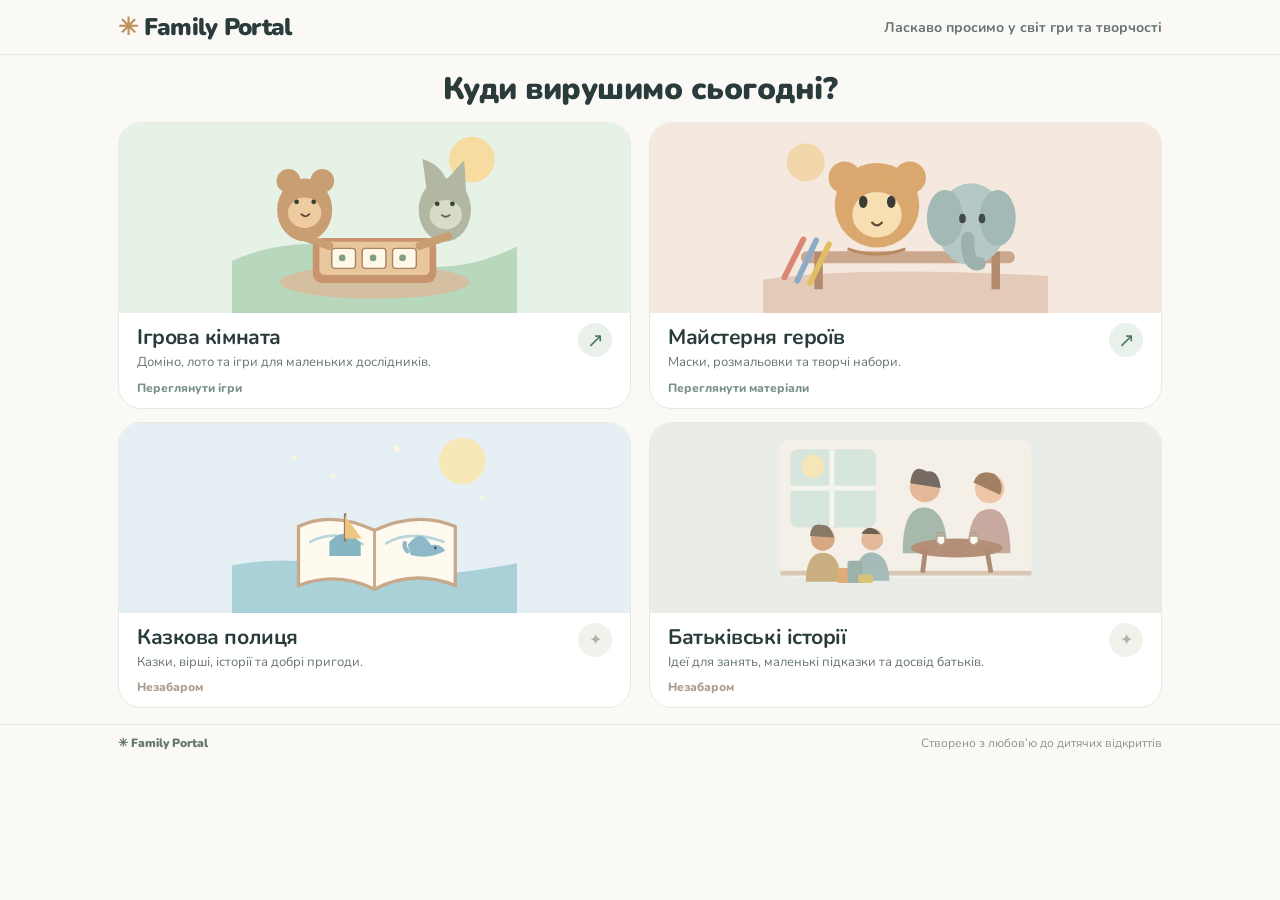
<file: index.html>
<!doctype html>
<html lang="uk">
<head>
  <meta charset="utf-8">
  <meta name="viewport" content="width=device-width, initial-scale=1">
  <meta name="theme-color" content="#f8f6f1">
  <meta name="description" content="Family Portal — цікаві ігри, творчі майстерні, казки та ідеї для батьків.">
  <title>Family Portal</title>
  <link rel="stylesheet" href="style.css">
</head>
<body>
  <header class="site-header">
    <div class="wrap header-inner">
      <a class="brand" href="./" aria-label="Family Portal — головна">✳ <span>Family Portal</span></a>
      <p class="header-greeting">Ласкаво просимо у світ гри та творчості</p>
    </div>
  </header>
  <main>
    <section class="rooms wrap" id="rooms" aria-labelledby="rooms-title">
      <div class="section-title"><h1 id="rooms-title">Куди вирушимо сьогодні?</h1></div>
      <div class="cards">
        <a class="room-card room-games" href="./games/">
          <div class="art"><img src="assets/games.svg" alt="Звірята грають у настільну гру" width="600" height="400"></div>
          <div class="card-copy"><div><h3>Ігрова кімната</h3><p>Доміно, лото та ігри для маленьких дослідників.</p></div><span class="arrow" aria-hidden="true">↗</span></div>
          <span class="hint">Переглянути ігри</span>
        </a>
        <a class="room-card room-workshop" href="./heroes/" aria-label="Відкрити Майстерню героїв">
          <div class="art"><img src="assets/workshop.svg" alt="Маски тварин, олівці та матеріали для творчості" width="600" height="400"></div>
          <div class="card-copy"><div><h3>Майстерня героїв</h3><p>Маски, розмальовки та творчі набори.</p></div><span class="arrow" aria-hidden="true">↗</span></div>
          <span class="hint">Переглянути матеріали</span>
        </a>
        <div class="room-card room-stories soon">
          <div class="art"><img src="assets/stories.svg" alt="Відкрита казкова книжка з морськими пригодами" width="600" height="400"></div>
          <div class="card-copy"><div><h3>Казкова полиця</h3><p>Казки, вірші, історії та добрі пригоди.</p></div><span class="arrow muted" aria-hidden="true">✦</span></div>
          <span class="hint">Незабаром</span>
        </div>
        <div class="room-card room-parents soon">
          <div class="art"><img src="assets/parents.svg" alt="Діти грають поруч, поки батьки п’ють каву за столиком" width="600" height="400"></div>
          <div class="card-copy"><div><h3>Батьківські історії</h3><p>Ідеї для занять, маленькі підказки та досвід батьків.</p></div><span class="arrow muted" aria-hidden="true">✦</span></div>
          <span class="hint">Незабаром</span>
        </div>
      </div>
    </section>
  </main>
  <footer class="site-footer"><div class="wrap"><span>✳ Family Portal</span><span>Створено з любов’ю до дитячих відкриттів</span></div></footer>
</body>
</html>
</file>
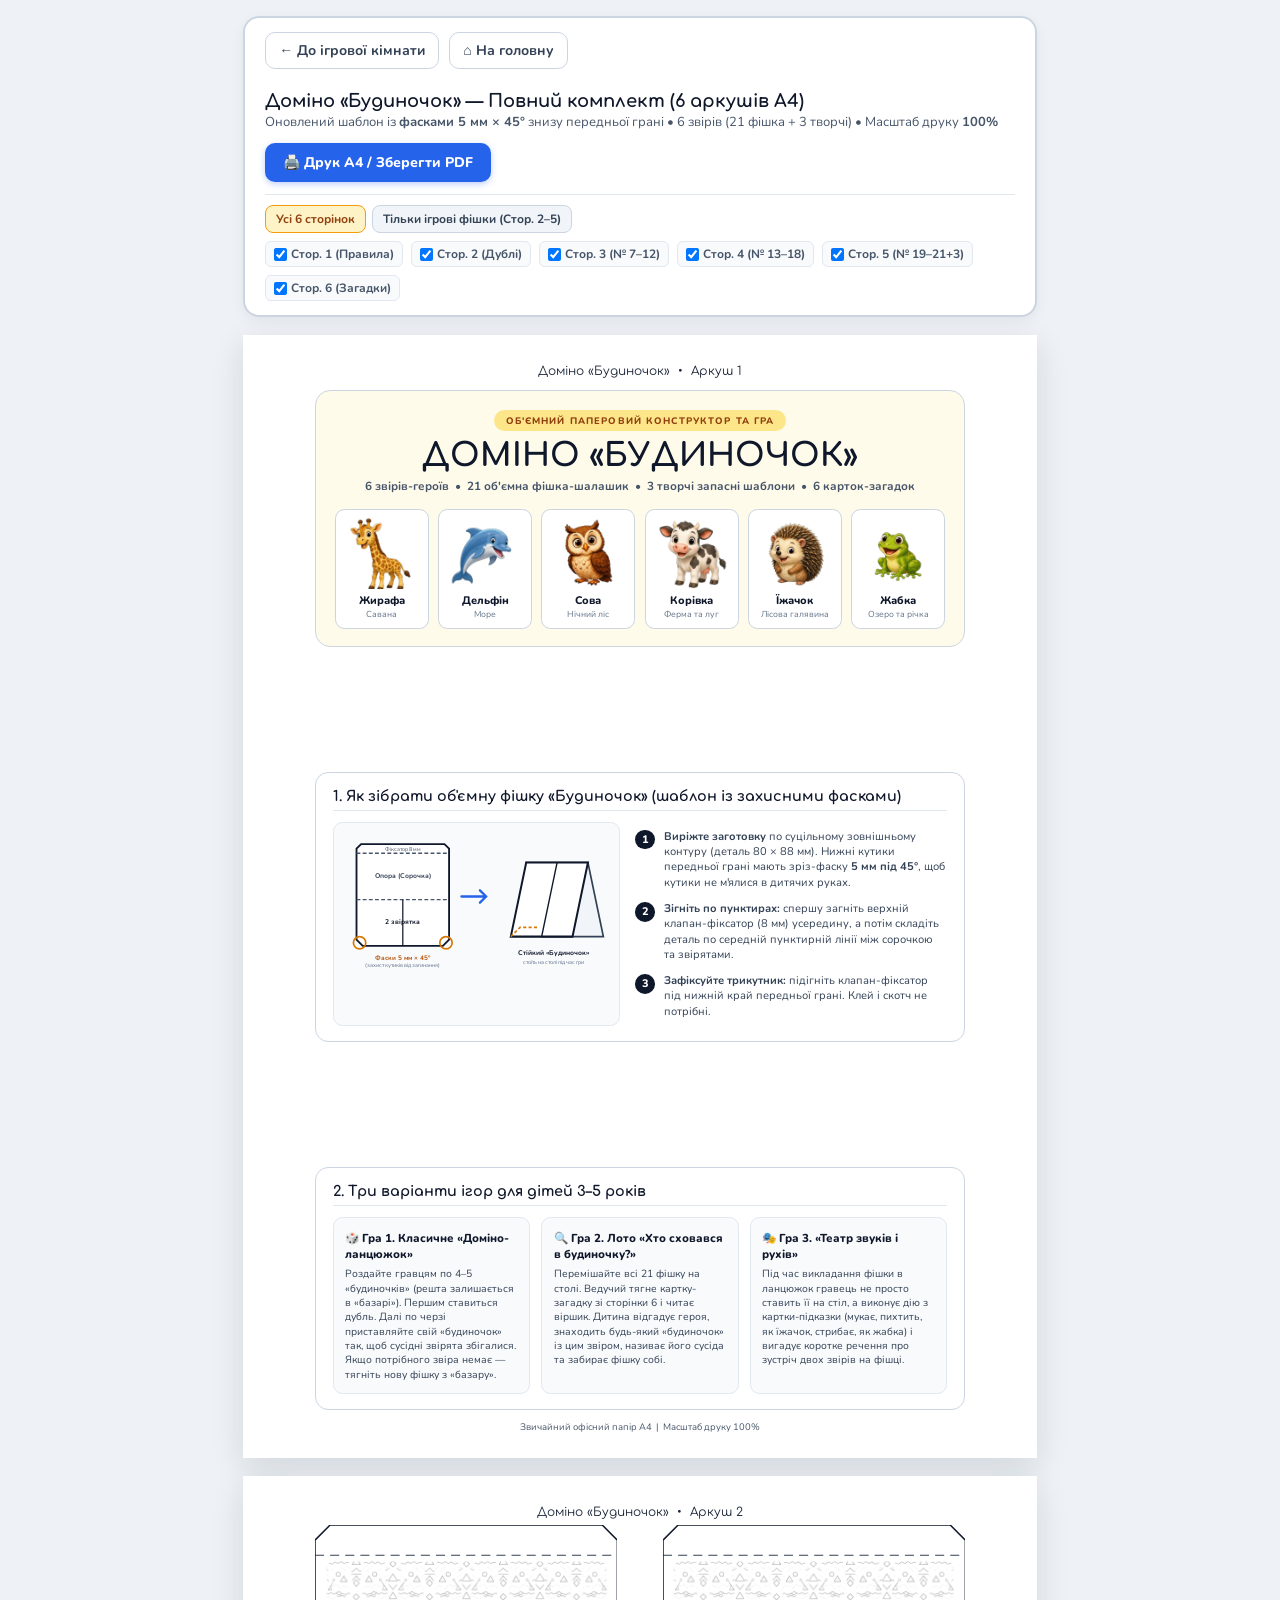
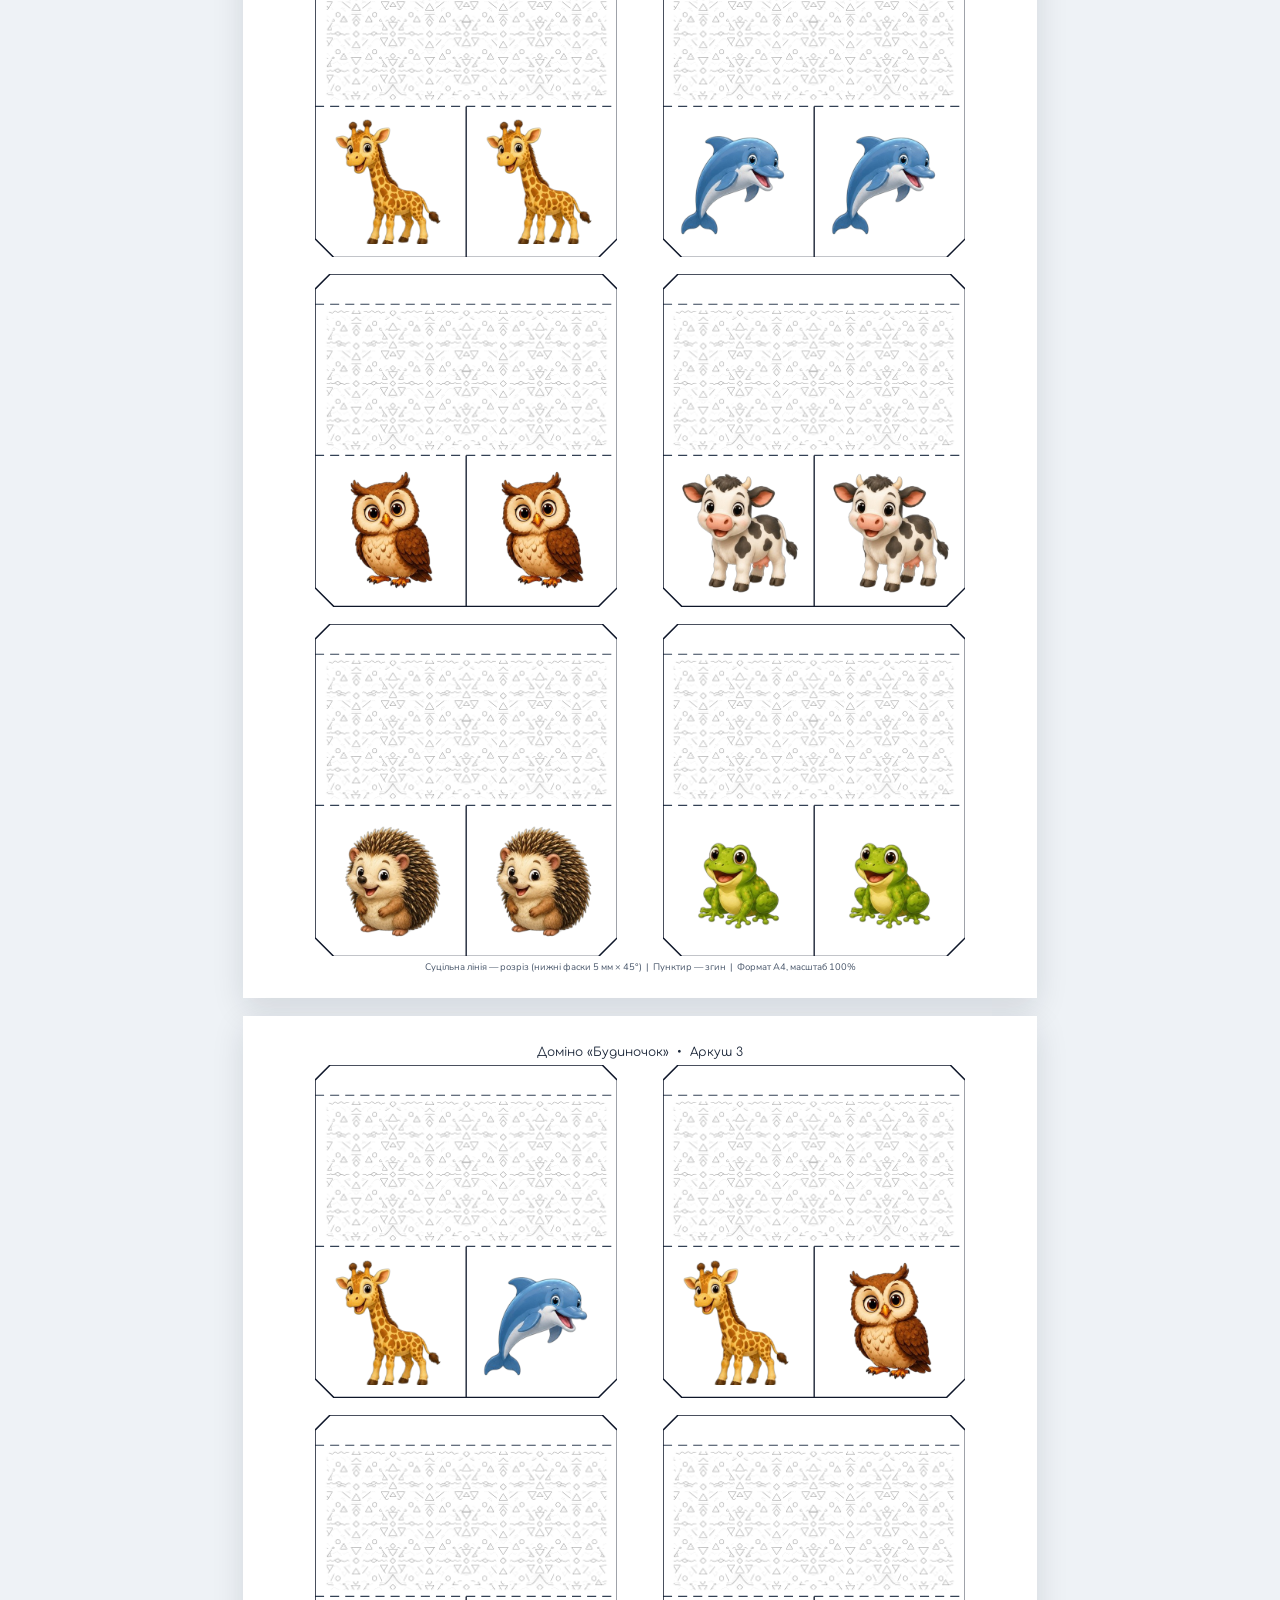
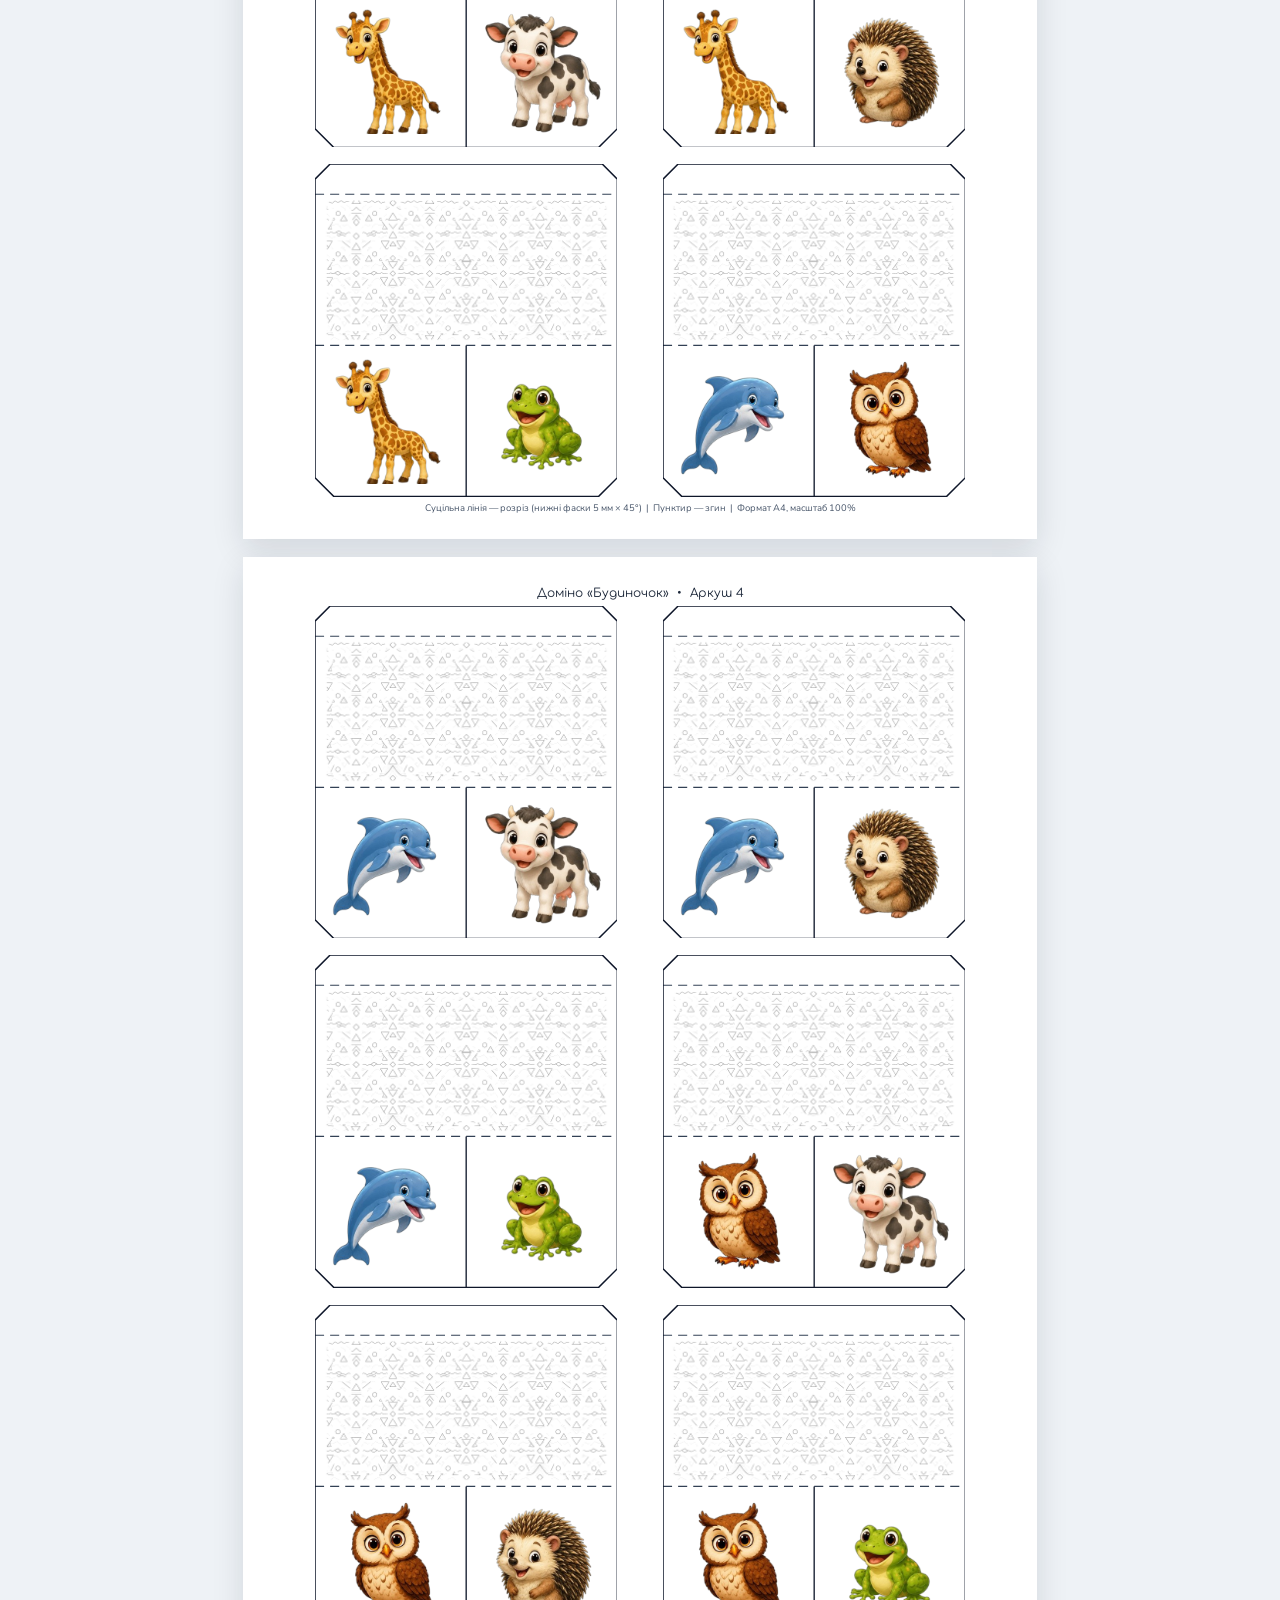
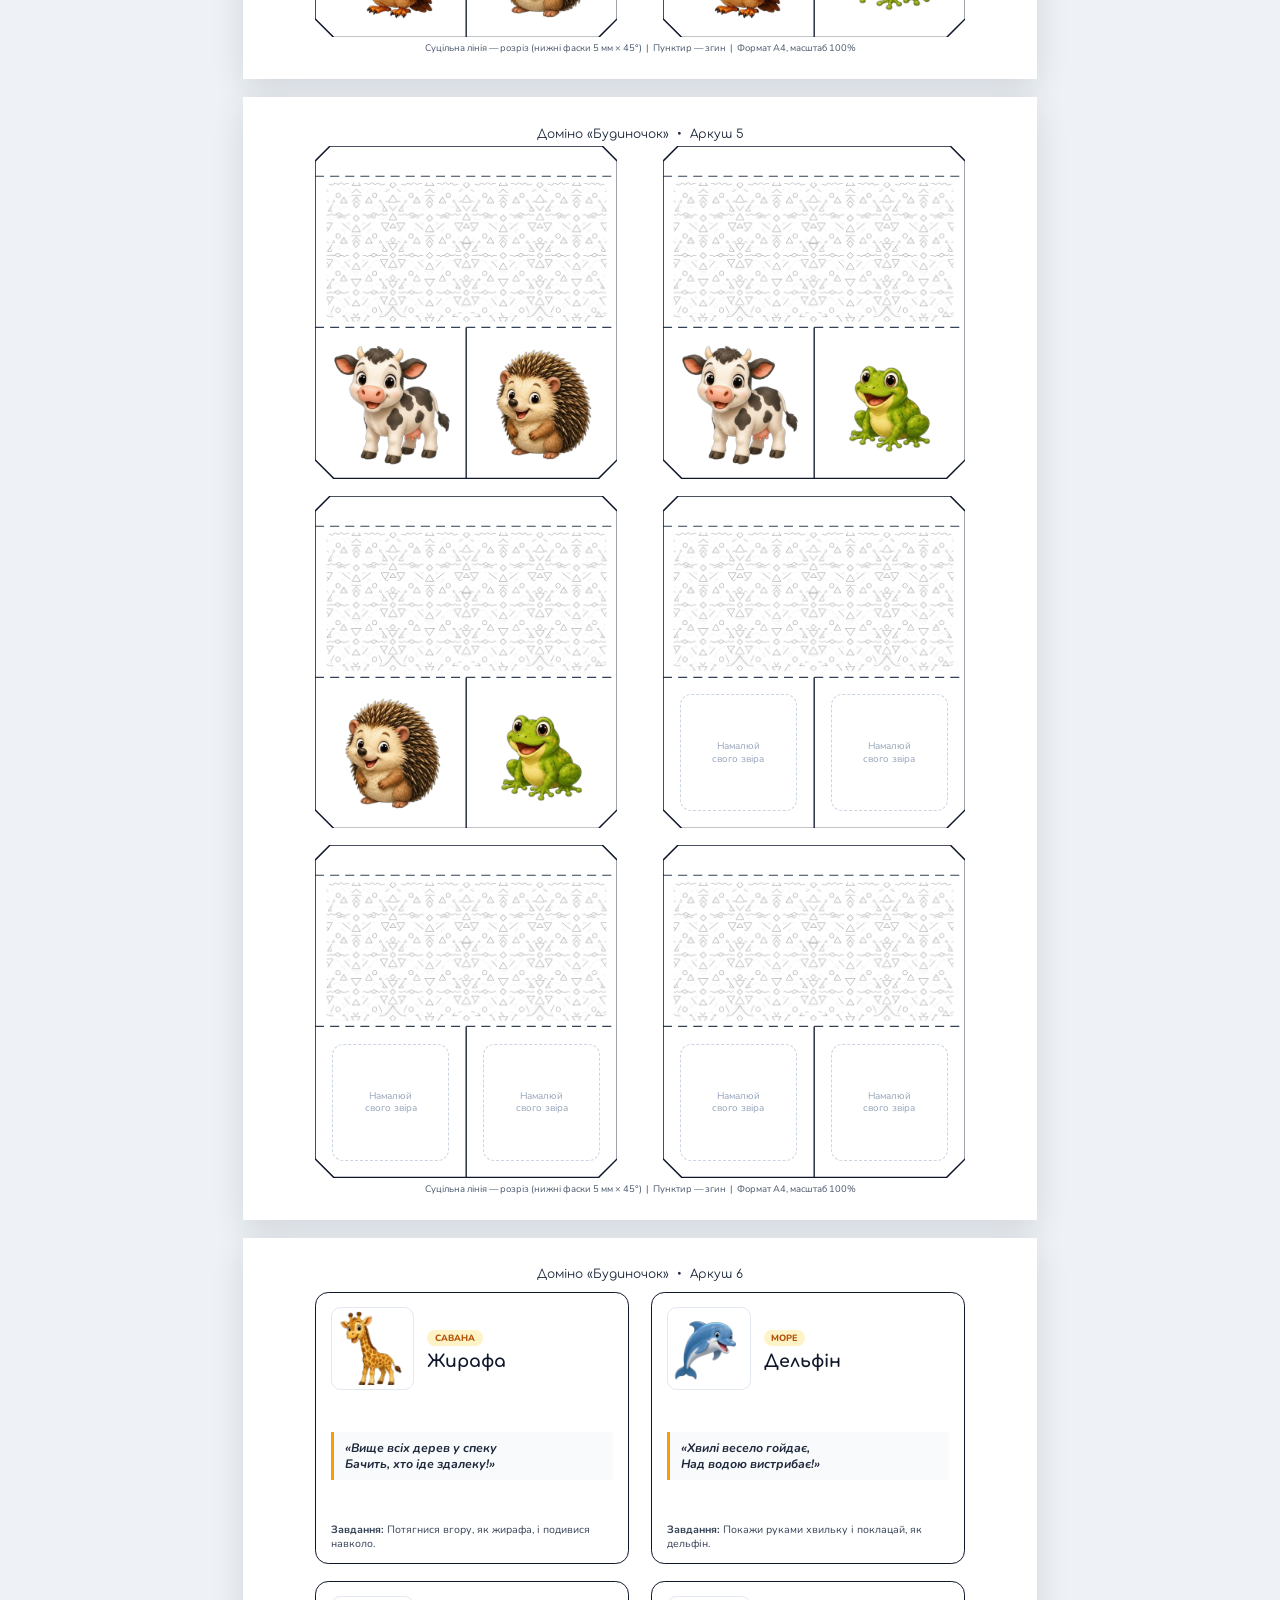
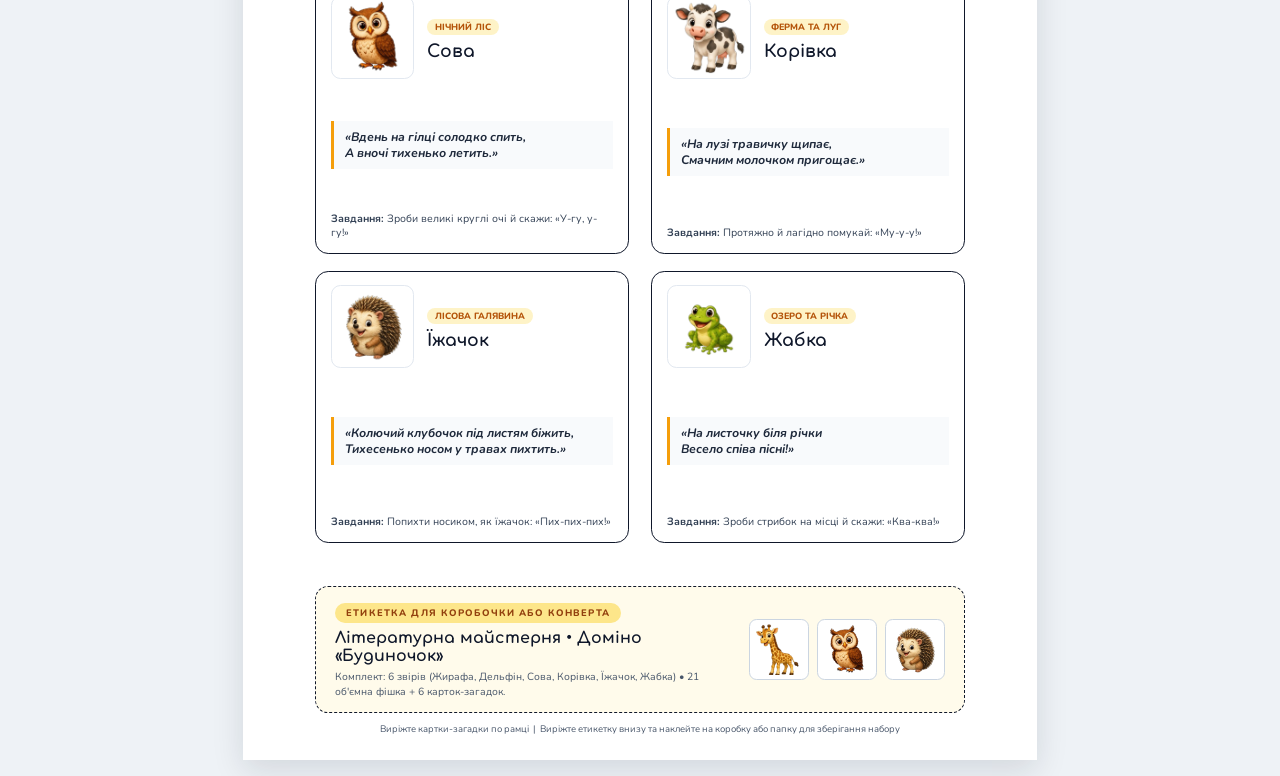
<file: domino-budynochok/index.html>
<!DOCTYPE html>
<html lang="uk">
<head>
<meta charset="UTF-8">
<meta name="viewport" content="width=device-width, initial-scale=1.0">
<title>Доміно «Будиночок» — Повний комплект (6 сторінок А4)</title>
<link href="https://fonts.googleapis.com/css2?family=Comfortaa:wght@700&family=Nunito:wght@600;700;800&display=swap" rel="stylesheet">
<link rel="stylesheet" href="style.css">
</head>
<body>

<div class="toolbar">
    <nav class="portal-navigation" aria-label="Навігація Family Portal">
      <a href="../games/">← До ігрової кімнати</a>
      <a href="../">⌂ На головну</a>
    </nav>
    <div class="toolbar-top">
        <div class="toolbar-info">
            <h1>Доміно «Будиночок» — Повний комплект (6 аркушів А4)</h1>
            <p>Оновлений шаблон із <strong>фасками 5 мм × 45°</strong> знизу передньої грані • 6 звірів (21 фішка + 3 творчі) • Масштаб друку <strong>100%</strong></p>
        </div>
        <button type="button" id="btn-print" class="btn-print" onclick="window.print()">🖨️ Друк А4 / Зберегти PDF</button>
    </div>
    <div class="toolbar-controls">
        <div class="preset-btns">
            <button type="button" class="preset-btn active" id="preset-all" onclick="applyPreset('all')">Усі 6 сторінок</button>
            <button type="button" class="preset-btn" id="preset-cards" onclick="applyPreset('cards')">Тільки ігрові фішки (Стор. 2–5)</button>
        </div>
        <div class="page-checks">
            <label><input type="checkbox" checked onchange="togglePage(1, this.checked)" id="chk-1"> Стор. 1 (Правила)</label>
            <label><input type="checkbox" checked onchange="togglePage(2, this.checked)" id="chk-2"> Стор. 2 (Дублі)</label>
            <label><input type="checkbox" checked onchange="togglePage(3, this.checked)" id="chk-3"> Стор. 3 (№ 7–12)</label>
            <label><input type="checkbox" checked onchange="togglePage(4, this.checked)" id="chk-4"> Стор. 4 (№ 13–18)</label>
            <label><input type="checkbox" checked onchange="togglePage(5, this.checked)" id="chk-5"> Стор. 5 (№ 19–21+3)</label>
            <label><input type="checkbox" checked onchange="togglePage(6, this.checked)" id="chk-6"> Стор. 6 (Загадки)</label>
        </div>
    </div>
</div>


<div class="a4-sheet info-sheet" data-page="1" data-category="guide">
    <div class="sheet-header">Доміно «Будиночок» &nbsp;•&nbsp; Аркуш 1</div>

    <div class="p1-body">
        <div class="p1-hero-banner">
            <div class="p1-tag">ОБ'ЄМНИЙ ПАПЕРОВИЙ КОНСТРУКТОР ТА ГРА</div>
            <h2 class="p1-title">ДОМІНО «БУДИНОЧОК»</h2>
            <p class="p1-subtitle">6 звірів-героїв &nbsp;•&nbsp; 21 об'ємна фішка-шалашик &nbsp;•&nbsp; 3 творчі запасні шаблони &nbsp;•&nbsp; 6 карток-загадок</p>
            <div class="heroes-row">
                
    <div class="hero-badge">
        <img src="assets/animals/giraffe.png" alt="Жирафа">
        <div class="hero-name">Жирафа</div>
        <div class="hero-hab">Савана</div>
    </div>
    
    <div class="hero-badge">
        <img src="assets/animals/dolphin.png" alt="Дельфін">
        <div class="hero-name">Дельфін</div>
        <div class="hero-hab">Море</div>
    </div>
    
    <div class="hero-badge">
        <img src="assets/animals/owl.png" alt="Сова">
        <div class="hero-name">Сова</div>
        <div class="hero-hab">Нічний ліс</div>
    </div>
    
    <div class="hero-badge">
        <img src="assets/animals/cow.png" alt="Корівка">
        <div class="hero-name">Корівка</div>
        <div class="hero-hab">Ферма та луг</div>
    </div>
    
    <div class="hero-badge">
        <img src="assets/animals/hedgehog.png" alt="Їжачок">
        <div class="hero-name">Їжачок</div>
        <div class="hero-hab">Лісова галявина</div>
    </div>
    
    <div class="hero-badge">
        <img src="assets/animals/frog.png" alt="Жабка">
        <div class="hero-name">Жабка</div>
        <div class="hero-hab">Озеро та річка</div>
    </div>
    
            </div>
        </div>

        <div class="p1-section">
            <h3 class="sec-title">1. Як зібрати об'ємну фішку «Будиночок» (шаблон із захисними фасками)</h3>
            <div class="assembly-grid">
                <div class="assembly-diagram">
                    <svg viewBox="0 0 180 120" width="100%" height="100%" xmlns="http://www.w3.org/2000/svg">
                        <!-- Flat net diagram -->
                        <g transform="translate(12, 8)">
                            <polygon points="3,0 57,0 60,3 60,62 56,66 4,66 0,62 0,3" fill="#ffffff" stroke="#0f172a" stroke-width="1.2"/>
                            <line x1="0" y1="6" x2="60" y2="6" stroke="#475569" stroke-width="0.9" stroke-dasharray="2.5 1.5"/>
                            <line x1="0" y1="36" x2="60" y2="36" stroke="#475569" stroke-width="0.9" stroke-dasharray="2.5 1.5"/>
                            <line x1="30" y1="36" x2="30" y2="66" stroke="#0f172a" stroke-width="0.8"/>
                            <text x="30" y="4.5" font-size="3.6" text-anchor="middle" fill="#475569">Фіксатор 8 мм</text>
                            <text x="30" y="22" font-size="4.4" font-weight="bold" text-anchor="middle" fill="#334155">Опора (Сорочка)</text>
                            <text x="30" y="52" font-size="4.4" font-weight="bold" text-anchor="middle" fill="#0f172a">2 звірятка</text>
                            <!-- Highlight 5mm chamfers -->
                            <circle cx="2" cy="64" r="4" fill="none" stroke="#d97706" stroke-width="1.1"/>
                            <circle cx="58" cy="64" r="4" fill="none" stroke="#d97706" stroke-width="1.1"/>
                            <text x="30" y="75" font-size="4.2" font-weight="bold" text-anchor="middle" fill="#b45309">Фаски 5 мм × 45°</text>
                            <text x="30" y="80" font-size="3.6" text-anchor="middle" fill="#64748b">(захист кутиків від загинання)</text>
                        </g>

                        <!-- Arrow -->
                        <path d="M 80 42 L 96 42 M 92 38 L 96 42 L 92 46" stroke="#2563eb" stroke-width="1.5" fill="none" stroke-linecap="round"/>

                        <!-- 3D Tent ("Шалашик") side/isometric diagram -->
                        <g transform="translate(104, 14)">
                            <!-- Back face -->
                            <polygon points="18,6 58,6 68,54 28,54" fill="#f1f5f9" stroke="#334155" stroke-width="1.1"/>
                            <!-- Front face -->
                            <polygon points="18,6 58,6 48,54 8,54" fill="#ffffff" stroke="#0f172a" stroke-width="1.3"/>
                            <!-- Center divider -->
                            <line x1="38" y1="6" x2="28" y2="54" stroke="#0f172a" stroke-width="0.9"/>
                            <!-- Flap tucked inside -->
                            <polyline points="8,54 14,48 26,48" fill="none" stroke="#d97706" stroke-width="1.1" stroke-dasharray="2 1.5"/>
                            <text x="36" y="66" font-size="4.4" font-weight="bold" text-anchor="middle" fill="#0f172a">Стійкий «Будиночок»</text>
                            <text x="36" y="72" font-size="3.6" text-anchor="middle" fill="#64748b">стоїть на столі під час гри</text>
                        </g>
                    </svg>
                </div>
                <div class="assembly-steps">
                    <div class="step-item">
                        <span class="step-num">1</span>
                        <div><strong>Виріжте заготовку</strong> по суцільному зовнішньому контуру (деталь 80 × 88 мм). Нижні кутики передньої грані мають зріз-фаску <strong>5 мм під 45°</strong>, щоб кутики не м'ялися в дитячих руках.</div>
                    </div>
                    <div class="step-item">
                        <span class="step-num">2</span>
                        <div><strong>Зігніть по пунктирах:</strong> спершу загніть верхній клапан-фіксатор (8 мм) усередину, а потім складіть деталь по середній пунктирній лінії між сорочкою та звірятами.</div>
                    </div>
                    <div class="step-item">
                        <span class="step-num">3</span>
                        <div><strong>Зафіксуйте трикутник:</strong> підігніть клапан-фіксатор під нижній край передньої грані. Клей і скотч не потрібні.</div>
                    </div>
                </div>
            </div>
        </div>

        <div class="p1-section">
            <h3 class="sec-title">2. Три варіанти ігор для дітей 3–5 років</h3>
            <div class="rules-cols">
                <div class="rule-card">
                    <div class="rule-head">🎲 Гра 1. Класичне «Доміно-ланцюжок»</div>
                    <p>Роздайте гравцям по 4–5 «будиночків» (решта залишається в «базарі»). Першим ставиться дубль. Далі по черзі приставляйте свій «будиночок» так, щоб сусідні звірята збігалися. Якщо потрібного звіра немає — тягніть нову фішку з «базару».</p>
                </div>
                <div class="rule-card">
                    <div class="rule-head">🔍 Гра 2. Лото «Хто сховався в будиночку?»</div>
                    <p>Перемішайте всі 21 фішку на столі. Ведучий тягне картку-загадку зі сторінки 6 і читає віршик. Дитина відгадує героя, знаходить будь-який «будиночок» із цим звіром, називає його сусіда та забирає фішку собі.</p>
                </div>
                <div class="rule-card">
                    <div class="rule-head">🎭 Гра 3. «Театр звуків і рухів»</div>
                    <p>Під час викладання фішки в ланцюжок гравець не просто ставить її на стіл, а виконує дію з картки-підказки (мукає, пихтить, як їжачок, стрибає, як жабка) і вигадує коротке речення про зустріч двох звірів на фішці.</p>
                </div>
            </div>
        </div>
    </div>

    <div class="sheet-footer">
        Звичайний офісний папір А4 &nbsp;|&nbsp; Масштаб друку 100%
    </div>
</div>


    <div class="a4-sheet game-card-sheet" data-page="2" data-category="cards">
        <div class="sheet-header">Доміно «Будиночок» &nbsp;•&nbsp; Аркуш 2</div>
        <div class="cards-grid">
            
    <div class="domino-card" title="#1: Жирафа — Жирафа">
        
        <svg class="cut-fold-svg" viewBox="0 0 80 88" width="80mm" height="88mm" xmlns="http://www.w3.org/2000/svg">
            <!-- Пунктирні лінії згину -->
            <line x1="0" y1="8" x2="80" y2="8" stroke="#334155" stroke-width="0.3" stroke-dasharray="2.4 1.6" />
            <line x1="0" y1="48" x2="80" y2="48" stroke="#334155" stroke-width="0.3" stroke-dasharray="2.4 1.6" />
            <!-- Центральна лінія між двома квадратами 4x4 см -->
            <line x1="40" y1="48" x2="40" y2="88" stroke="#0f172a" stroke-width="0.35" />
            <!-- Суцільний зовнішній контур розрізу: верхні скоси клапана 4мм + прямі боки опори + нижні фаски 5мм під 45° -->
            <polygon points="4,0 76,0 80,4 80,83 75,88 5,88 0,83 0,4" fill="none" stroke="#0f172a" stroke-width="0.4" />
        </svg>
    
        <div class="zone-flap"></div>
        <div class="zone-back">
            <img src="assets/sorochka.png" alt="Сорочка">
        </div>
        
        <div class="zone-front">
            <div class="square-cell">
                <img src="assets/animals/giraffe.png" alt="Жирафа">
            </div>
            <div class="square-cell">
                <img src="assets/animals/giraffe.png" alt="Жирафа">
            </div>
        </div>
        
    </div>
    
    <div class="domino-card" title="#2: Дельфін — Дельфін">
        
        <svg class="cut-fold-svg" viewBox="0 0 80 88" width="80mm" height="88mm" xmlns="http://www.w3.org/2000/svg">
            <!-- Пунктирні лінії згину -->
            <line x1="0" y1="8" x2="80" y2="8" stroke="#334155" stroke-width="0.3" stroke-dasharray="2.4 1.6" />
            <line x1="0" y1="48" x2="80" y2="48" stroke="#334155" stroke-width="0.3" stroke-dasharray="2.4 1.6" />
            <!-- Центральна лінія між двома квадратами 4x4 см -->
            <line x1="40" y1="48" x2="40" y2="88" stroke="#0f172a" stroke-width="0.35" />
            <!-- Суцільний зовнішній контур розрізу: верхні скоси клапана 4мм + прямі боки опори + нижні фаски 5мм під 45° -->
            <polygon points="4,0 76,0 80,4 80,83 75,88 5,88 0,83 0,4" fill="none" stroke="#0f172a" stroke-width="0.4" />
        </svg>
    
        <div class="zone-flap"></div>
        <div class="zone-back">
            <img src="assets/sorochka.png" alt="Сорочка">
        </div>
        
        <div class="zone-front">
            <div class="square-cell">
                <img src="assets/animals/dolphin.png" alt="Дельфін">
            </div>
            <div class="square-cell">
                <img src="assets/animals/dolphin.png" alt="Дельфін">
            </div>
        </div>
        
    </div>
    
    <div class="domino-card" title="#3: Сова — Сова">
        
        <svg class="cut-fold-svg" viewBox="0 0 80 88" width="80mm" height="88mm" xmlns="http://www.w3.org/2000/svg">
            <!-- Пунктирні лінії згину -->
            <line x1="0" y1="8" x2="80" y2="8" stroke="#334155" stroke-width="0.3" stroke-dasharray="2.4 1.6" />
            <line x1="0" y1="48" x2="80" y2="48" stroke="#334155" stroke-width="0.3" stroke-dasharray="2.4 1.6" />
            <!-- Центральна лінія між двома квадратами 4x4 см -->
            <line x1="40" y1="48" x2="40" y2="88" stroke="#0f172a" stroke-width="0.35" />
            <!-- Суцільний зовнішній контур розрізу: верхні скоси клапана 4мм + прямі боки опори + нижні фаски 5мм під 45° -->
            <polygon points="4,0 76,0 80,4 80,83 75,88 5,88 0,83 0,4" fill="none" stroke="#0f172a" stroke-width="0.4" />
        </svg>
    
        <div class="zone-flap"></div>
        <div class="zone-back">
            <img src="assets/sorochka.png" alt="Сорочка">
        </div>
        
        <div class="zone-front">
            <div class="square-cell">
                <img src="assets/animals/owl.png" alt="Сова">
            </div>
            <div class="square-cell">
                <img src="assets/animals/owl.png" alt="Сова">
            </div>
        </div>
        
    </div>
    
    <div class="domino-card" title="#4: Корівка — Корівка">
        
        <svg class="cut-fold-svg" viewBox="0 0 80 88" width="80mm" height="88mm" xmlns="http://www.w3.org/2000/svg">
            <!-- Пунктирні лінії згину -->
            <line x1="0" y1="8" x2="80" y2="8" stroke="#334155" stroke-width="0.3" stroke-dasharray="2.4 1.6" />
            <line x1="0" y1="48" x2="80" y2="48" stroke="#334155" stroke-width="0.3" stroke-dasharray="2.4 1.6" />
            <!-- Центральна лінія між двома квадратами 4x4 см -->
            <line x1="40" y1="48" x2="40" y2="88" stroke="#0f172a" stroke-width="0.35" />
            <!-- Суцільний зовнішній контур розрізу: верхні скоси клапана 4мм + прямі боки опори + нижні фаски 5мм під 45° -->
            <polygon points="4,0 76,0 80,4 80,83 75,88 5,88 0,83 0,4" fill="none" stroke="#0f172a" stroke-width="0.4" />
        </svg>
    
        <div class="zone-flap"></div>
        <div class="zone-back">
            <img src="assets/sorochka.png" alt="Сорочка">
        </div>
        
        <div class="zone-front">
            <div class="square-cell">
                <img src="assets/animals/cow.png" alt="Корівка">
            </div>
            <div class="square-cell">
                <img src="assets/animals/cow.png" alt="Корівка">
            </div>
        </div>
        
    </div>
    
    <div class="domino-card" title="#5: Їжачок — Їжачок">
        
        <svg class="cut-fold-svg" viewBox="0 0 80 88" width="80mm" height="88mm" xmlns="http://www.w3.org/2000/svg">
            <!-- Пунктирні лінії згину -->
            <line x1="0" y1="8" x2="80" y2="8" stroke="#334155" stroke-width="0.3" stroke-dasharray="2.4 1.6" />
            <line x1="0" y1="48" x2="80" y2="48" stroke="#334155" stroke-width="0.3" stroke-dasharray="2.4 1.6" />
            <!-- Центральна лінія між двома квадратами 4x4 см -->
            <line x1="40" y1="48" x2="40" y2="88" stroke="#0f172a" stroke-width="0.35" />
            <!-- Суцільний зовнішній контур розрізу: верхні скоси клапана 4мм + прямі боки опори + нижні фаски 5мм під 45° -->
            <polygon points="4,0 76,0 80,4 80,83 75,88 5,88 0,83 0,4" fill="none" stroke="#0f172a" stroke-width="0.4" />
        </svg>
    
        <div class="zone-flap"></div>
        <div class="zone-back">
            <img src="assets/sorochka.png" alt="Сорочка">
        </div>
        
        <div class="zone-front">
            <div class="square-cell">
                <img src="assets/animals/hedgehog.png" alt="Їжачок">
            </div>
            <div class="square-cell">
                <img src="assets/animals/hedgehog.png" alt="Їжачок">
            </div>
        </div>
        
    </div>
    
    <div class="domino-card" title="#6: Жабка — Жабка">
        
        <svg class="cut-fold-svg" viewBox="0 0 80 88" width="80mm" height="88mm" xmlns="http://www.w3.org/2000/svg">
            <!-- Пунктирні лінії згину -->
            <line x1="0" y1="8" x2="80" y2="8" stroke="#334155" stroke-width="0.3" stroke-dasharray="2.4 1.6" />
            <line x1="0" y1="48" x2="80" y2="48" stroke="#334155" stroke-width="0.3" stroke-dasharray="2.4 1.6" />
            <!-- Центральна лінія між двома квадратами 4x4 см -->
            <line x1="40" y1="48" x2="40" y2="88" stroke="#0f172a" stroke-width="0.35" />
            <!-- Суцільний зовнішній контур розрізу: верхні скоси клапана 4мм + прямі боки опори + нижні фаски 5мм під 45° -->
            <polygon points="4,0 76,0 80,4 80,83 75,88 5,88 0,83 0,4" fill="none" stroke="#0f172a" stroke-width="0.4" />
        </svg>
    
        <div class="zone-flap"></div>
        <div class="zone-back">
            <img src="assets/sorochka.png" alt="Сорочка">
        </div>
        
        <div class="zone-front">
            <div class="square-cell">
                <img src="assets/animals/frog.png" alt="Жабка">
            </div>
            <div class="square-cell">
                <img src="assets/animals/frog.png" alt="Жабка">
            </div>
        </div>
        
    </div>
    
        </div>
        <div class="sheet-footer">
            Суцільна лінія — розріз (нижні фаски 5 мм × 45°) &nbsp;|&nbsp; Пунктир — згин &nbsp;|&nbsp; Формат А4, масштаб 100%
        </div>
    </div>
    
    <div class="a4-sheet game-card-sheet" data-page="3" data-category="cards">
        <div class="sheet-header">Доміно «Будиночок» &nbsp;•&nbsp; Аркуш 3</div>
        <div class="cards-grid">
            
    <div class="domino-card" title="#7: Жирафа — Дельфін">
        
        <svg class="cut-fold-svg" viewBox="0 0 80 88" width="80mm" height="88mm" xmlns="http://www.w3.org/2000/svg">
            <!-- Пунктирні лінії згину -->
            <line x1="0" y1="8" x2="80" y2="8" stroke="#334155" stroke-width="0.3" stroke-dasharray="2.4 1.6" />
            <line x1="0" y1="48" x2="80" y2="48" stroke="#334155" stroke-width="0.3" stroke-dasharray="2.4 1.6" />
            <!-- Центральна лінія між двома квадратами 4x4 см -->
            <line x1="40" y1="48" x2="40" y2="88" stroke="#0f172a" stroke-width="0.35" />
            <!-- Суцільний зовнішній контур розрізу: верхні скоси клапана 4мм + прямі боки опори + нижні фаски 5мм під 45° -->
            <polygon points="4,0 76,0 80,4 80,83 75,88 5,88 0,83 0,4" fill="none" stroke="#0f172a" stroke-width="0.4" />
        </svg>
    
        <div class="zone-flap"></div>
        <div class="zone-back">
            <img src="assets/sorochka.png" alt="Сорочка">
        </div>
        
        <div class="zone-front">
            <div class="square-cell">
                <img src="assets/animals/giraffe.png" alt="Жирафа">
            </div>
            <div class="square-cell">
                <img src="assets/animals/dolphin.png" alt="Дельфін">
            </div>
        </div>
        
    </div>
    
    <div class="domino-card" title="#8: Жирафа — Сова">
        
        <svg class="cut-fold-svg" viewBox="0 0 80 88" width="80mm" height="88mm" xmlns="http://www.w3.org/2000/svg">
            <!-- Пунктирні лінії згину -->
            <line x1="0" y1="8" x2="80" y2="8" stroke="#334155" stroke-width="0.3" stroke-dasharray="2.4 1.6" />
            <line x1="0" y1="48" x2="80" y2="48" stroke="#334155" stroke-width="0.3" stroke-dasharray="2.4 1.6" />
            <!-- Центральна лінія між двома квадратами 4x4 см -->
            <line x1="40" y1="48" x2="40" y2="88" stroke="#0f172a" stroke-width="0.35" />
            <!-- Суцільний зовнішній контур розрізу: верхні скоси клапана 4мм + прямі боки опори + нижні фаски 5мм під 45° -->
            <polygon points="4,0 76,0 80,4 80,83 75,88 5,88 0,83 0,4" fill="none" stroke="#0f172a" stroke-width="0.4" />
        </svg>
    
        <div class="zone-flap"></div>
        <div class="zone-back">
            <img src="assets/sorochka.png" alt="Сорочка">
        </div>
        
        <div class="zone-front">
            <div class="square-cell">
                <img src="assets/animals/giraffe.png" alt="Жирафа">
            </div>
            <div class="square-cell">
                <img src="assets/animals/owl.png" alt="Сова">
            </div>
        </div>
        
    </div>
    
    <div class="domino-card" title="#9: Жирафа — Корівка">
        
        <svg class="cut-fold-svg" viewBox="0 0 80 88" width="80mm" height="88mm" xmlns="http://www.w3.org/2000/svg">
            <!-- Пунктирні лінії згину -->
            <line x1="0" y1="8" x2="80" y2="8" stroke="#334155" stroke-width="0.3" stroke-dasharray="2.4 1.6" />
            <line x1="0" y1="48" x2="80" y2="48" stroke="#334155" stroke-width="0.3" stroke-dasharray="2.4 1.6" />
            <!-- Центральна лінія між двома квадратами 4x4 см -->
            <line x1="40" y1="48" x2="40" y2="88" stroke="#0f172a" stroke-width="0.35" />
            <!-- Суцільний зовнішній контур розрізу: верхні скоси клапана 4мм + прямі боки опори + нижні фаски 5мм під 45° -->
            <polygon points="4,0 76,0 80,4 80,83 75,88 5,88 0,83 0,4" fill="none" stroke="#0f172a" stroke-width="0.4" />
        </svg>
    
        <div class="zone-flap"></div>
        <div class="zone-back">
            <img src="assets/sorochka.png" alt="Сорочка">
        </div>
        
        <div class="zone-front">
            <div class="square-cell">
                <img src="assets/animals/giraffe.png" alt="Жирафа">
            </div>
            <div class="square-cell">
                <img src="assets/animals/cow.png" alt="Корівка">
            </div>
        </div>
        
    </div>
    
    <div class="domino-card" title="#10: Жирафа — Їжачок">
        
        <svg class="cut-fold-svg" viewBox="0 0 80 88" width="80mm" height="88mm" xmlns="http://www.w3.org/2000/svg">
            <!-- Пунктирні лінії згину -->
            <line x1="0" y1="8" x2="80" y2="8" stroke="#334155" stroke-width="0.3" stroke-dasharray="2.4 1.6" />
            <line x1="0" y1="48" x2="80" y2="48" stroke="#334155" stroke-width="0.3" stroke-dasharray="2.4 1.6" />
            <!-- Центральна лінія між двома квадратами 4x4 см -->
            <line x1="40" y1="48" x2="40" y2="88" stroke="#0f172a" stroke-width="0.35" />
            <!-- Суцільний зовнішній контур розрізу: верхні скоси клапана 4мм + прямі боки опори + нижні фаски 5мм під 45° -->
            <polygon points="4,0 76,0 80,4 80,83 75,88 5,88 0,83 0,4" fill="none" stroke="#0f172a" stroke-width="0.4" />
        </svg>
    
        <div class="zone-flap"></div>
        <div class="zone-back">
            <img src="assets/sorochka.png" alt="Сорочка">
        </div>
        
        <div class="zone-front">
            <div class="square-cell">
                <img src="assets/animals/giraffe.png" alt="Жирафа">
            </div>
            <div class="square-cell">
                <img src="assets/animals/hedgehog.png" alt="Їжачок">
            </div>
        </div>
        
    </div>
    
    <div class="domino-card" title="#11: Жирафа — Жабка">
        
        <svg class="cut-fold-svg" viewBox="0 0 80 88" width="80mm" height="88mm" xmlns="http://www.w3.org/2000/svg">
            <!-- Пунктирні лінії згину -->
            <line x1="0" y1="8" x2="80" y2="8" stroke="#334155" stroke-width="0.3" stroke-dasharray="2.4 1.6" />
            <line x1="0" y1="48" x2="80" y2="48" stroke="#334155" stroke-width="0.3" stroke-dasharray="2.4 1.6" />
            <!-- Центральна лінія між двома квадратами 4x4 см -->
            <line x1="40" y1="48" x2="40" y2="88" stroke="#0f172a" stroke-width="0.35" />
            <!-- Суцільний зовнішній контур розрізу: верхні скоси клапана 4мм + прямі боки опори + нижні фаски 5мм під 45° -->
            <polygon points="4,0 76,0 80,4 80,83 75,88 5,88 0,83 0,4" fill="none" stroke="#0f172a" stroke-width="0.4" />
        </svg>
    
        <div class="zone-flap"></div>
        <div class="zone-back">
            <img src="assets/sorochka.png" alt="Сорочка">
        </div>
        
        <div class="zone-front">
            <div class="square-cell">
                <img src="assets/animals/giraffe.png" alt="Жирафа">
            </div>
            <div class="square-cell">
                <img src="assets/animals/frog.png" alt="Жабка">
            </div>
        </div>
        
    </div>
    
    <div class="domino-card" title="#12: Дельфін — Сова">
        
        <svg class="cut-fold-svg" viewBox="0 0 80 88" width="80mm" height="88mm" xmlns="http://www.w3.org/2000/svg">
            <!-- Пунктирні лінії згину -->
            <line x1="0" y1="8" x2="80" y2="8" stroke="#334155" stroke-width="0.3" stroke-dasharray="2.4 1.6" />
            <line x1="0" y1="48" x2="80" y2="48" stroke="#334155" stroke-width="0.3" stroke-dasharray="2.4 1.6" />
            <!-- Центральна лінія між двома квадратами 4x4 см -->
            <line x1="40" y1="48" x2="40" y2="88" stroke="#0f172a" stroke-width="0.35" />
            <!-- Суцільний зовнішній контур розрізу: верхні скоси клапана 4мм + прямі боки опори + нижні фаски 5мм під 45° -->
            <polygon points="4,0 76,0 80,4 80,83 75,88 5,88 0,83 0,4" fill="none" stroke="#0f172a" stroke-width="0.4" />
        </svg>
    
        <div class="zone-flap"></div>
        <div class="zone-back">
            <img src="assets/sorochka.png" alt="Сорочка">
        </div>
        
        <div class="zone-front">
            <div class="square-cell">
                <img src="assets/animals/dolphin.png" alt="Дельфін">
            </div>
            <div class="square-cell">
                <img src="assets/animals/owl.png" alt="Сова">
            </div>
        </div>
        
    </div>
    
        </div>
        <div class="sheet-footer">
            Суцільна лінія — розріз (нижні фаски 5 мм × 45°) &nbsp;|&nbsp; Пунктир — згин &nbsp;|&nbsp; Формат А4, масштаб 100%
        </div>
    </div>
    
    <div class="a4-sheet game-card-sheet" data-page="4" data-category="cards">
        <div class="sheet-header">Доміно «Будиночок» &nbsp;•&nbsp; Аркуш 4</div>
        <div class="cards-grid">
            
    <div class="domino-card" title="#13: Дельфін — Корівка">
        
        <svg class="cut-fold-svg" viewBox="0 0 80 88" width="80mm" height="88mm" xmlns="http://www.w3.org/2000/svg">
            <!-- Пунктирні лінії згину -->
            <line x1="0" y1="8" x2="80" y2="8" stroke="#334155" stroke-width="0.3" stroke-dasharray="2.4 1.6" />
            <line x1="0" y1="48" x2="80" y2="48" stroke="#334155" stroke-width="0.3" stroke-dasharray="2.4 1.6" />
            <!-- Центральна лінія між двома квадратами 4x4 см -->
            <line x1="40" y1="48" x2="40" y2="88" stroke="#0f172a" stroke-width="0.35" />
            <!-- Суцільний зовнішній контур розрізу: верхні скоси клапана 4мм + прямі боки опори + нижні фаски 5мм під 45° -->
            <polygon points="4,0 76,0 80,4 80,83 75,88 5,88 0,83 0,4" fill="none" stroke="#0f172a" stroke-width="0.4" />
        </svg>
    
        <div class="zone-flap"></div>
        <div class="zone-back">
            <img src="assets/sorochka.png" alt="Сорочка">
        </div>
        
        <div class="zone-front">
            <div class="square-cell">
                <img src="assets/animals/dolphin.png" alt="Дельфін">
            </div>
            <div class="square-cell">
                <img src="assets/animals/cow.png" alt="Корівка">
            </div>
        </div>
        
    </div>
    
    <div class="domino-card" title="#14: Дельфін — Їжачок">
        
        <svg class="cut-fold-svg" viewBox="0 0 80 88" width="80mm" height="88mm" xmlns="http://www.w3.org/2000/svg">
            <!-- Пунктирні лінії згину -->
            <line x1="0" y1="8" x2="80" y2="8" stroke="#334155" stroke-width="0.3" stroke-dasharray="2.4 1.6" />
            <line x1="0" y1="48" x2="80" y2="48" stroke="#334155" stroke-width="0.3" stroke-dasharray="2.4 1.6" />
            <!-- Центральна лінія між двома квадратами 4x4 см -->
            <line x1="40" y1="48" x2="40" y2="88" stroke="#0f172a" stroke-width="0.35" />
            <!-- Суцільний зовнішній контур розрізу: верхні скоси клапана 4мм + прямі боки опори + нижні фаски 5мм під 45° -->
            <polygon points="4,0 76,0 80,4 80,83 75,88 5,88 0,83 0,4" fill="none" stroke="#0f172a" stroke-width="0.4" />
        </svg>
    
        <div class="zone-flap"></div>
        <div class="zone-back">
            <img src="assets/sorochka.png" alt="Сорочка">
        </div>
        
        <div class="zone-front">
            <div class="square-cell">
                <img src="assets/animals/dolphin.png" alt="Дельфін">
            </div>
            <div class="square-cell">
                <img src="assets/animals/hedgehog.png" alt="Їжачок">
            </div>
        </div>
        
    </div>
    
    <div class="domino-card" title="#15: Дельфін — Жабка">
        
        <svg class="cut-fold-svg" viewBox="0 0 80 88" width="80mm" height="88mm" xmlns="http://www.w3.org/2000/svg">
            <!-- Пунктирні лінії згину -->
            <line x1="0" y1="8" x2="80" y2="8" stroke="#334155" stroke-width="0.3" stroke-dasharray="2.4 1.6" />
            <line x1="0" y1="48" x2="80" y2="48" stroke="#334155" stroke-width="0.3" stroke-dasharray="2.4 1.6" />
            <!-- Центральна лінія між двома квадратами 4x4 см -->
            <line x1="40" y1="48" x2="40" y2="88" stroke="#0f172a" stroke-width="0.35" />
            <!-- Суцільний зовнішній контур розрізу: верхні скоси клапана 4мм + прямі боки опори + нижні фаски 5мм під 45° -->
            <polygon points="4,0 76,0 80,4 80,83 75,88 5,88 0,83 0,4" fill="none" stroke="#0f172a" stroke-width="0.4" />
        </svg>
    
        <div class="zone-flap"></div>
        <div class="zone-back">
            <img src="assets/sorochka.png" alt="Сорочка">
        </div>
        
        <div class="zone-front">
            <div class="square-cell">
                <img src="assets/animals/dolphin.png" alt="Дельфін">
            </div>
            <div class="square-cell">
                <img src="assets/animals/frog.png" alt="Жабка">
            </div>
        </div>
        
    </div>
    
    <div class="domino-card" title="#16: Сова — Корівка">
        
        <svg class="cut-fold-svg" viewBox="0 0 80 88" width="80mm" height="88mm" xmlns="http://www.w3.org/2000/svg">
            <!-- Пунктирні лінії згину -->
            <line x1="0" y1="8" x2="80" y2="8" stroke="#334155" stroke-width="0.3" stroke-dasharray="2.4 1.6" />
            <line x1="0" y1="48" x2="80" y2="48" stroke="#334155" stroke-width="0.3" stroke-dasharray="2.4 1.6" />
            <!-- Центральна лінія між двома квадратами 4x4 см -->
            <line x1="40" y1="48" x2="40" y2="88" stroke="#0f172a" stroke-width="0.35" />
            <!-- Суцільний зовнішній контур розрізу: верхні скоси клапана 4мм + прямі боки опори + нижні фаски 5мм під 45° -->
            <polygon points="4,0 76,0 80,4 80,83 75,88 5,88 0,83 0,4" fill="none" stroke="#0f172a" stroke-width="0.4" />
        </svg>
    
        <div class="zone-flap"></div>
        <div class="zone-back">
            <img src="assets/sorochka.png" alt="Сорочка">
        </div>
        
        <div class="zone-front">
            <div class="square-cell">
                <img src="assets/animals/owl.png" alt="Сова">
            </div>
            <div class="square-cell">
                <img src="assets/animals/cow.png" alt="Корівка">
            </div>
        </div>
        
    </div>
    
    <div class="domino-card" title="#17: Сова — Їжачок">
        
        <svg class="cut-fold-svg" viewBox="0 0 80 88" width="80mm" height="88mm" xmlns="http://www.w3.org/2000/svg">
            <!-- Пунктирні лінії згину -->
            <line x1="0" y1="8" x2="80" y2="8" stroke="#334155" stroke-width="0.3" stroke-dasharray="2.4 1.6" />
            <line x1="0" y1="48" x2="80" y2="48" stroke="#334155" stroke-width="0.3" stroke-dasharray="2.4 1.6" />
            <!-- Центральна лінія між двома квадратами 4x4 см -->
            <line x1="40" y1="48" x2="40" y2="88" stroke="#0f172a" stroke-width="0.35" />
            <!-- Суцільний зовнішній контур розрізу: верхні скоси клапана 4мм + прямі боки опори + нижні фаски 5мм під 45° -->
            <polygon points="4,0 76,0 80,4 80,83 75,88 5,88 0,83 0,4" fill="none" stroke="#0f172a" stroke-width="0.4" />
        </svg>
    
        <div class="zone-flap"></div>
        <div class="zone-back">
            <img src="assets/sorochka.png" alt="Сорочка">
        </div>
        
        <div class="zone-front">
            <div class="square-cell">
                <img src="assets/animals/owl.png" alt="Сова">
            </div>
            <div class="square-cell">
                <img src="assets/animals/hedgehog.png" alt="Їжачок">
            </div>
        </div>
        
    </div>
    
    <div class="domino-card" title="#18: Сова — Жабка">
        
        <svg class="cut-fold-svg" viewBox="0 0 80 88" width="80mm" height="88mm" xmlns="http://www.w3.org/2000/svg">
            <!-- Пунктирні лінії згину -->
            <line x1="0" y1="8" x2="80" y2="8" stroke="#334155" stroke-width="0.3" stroke-dasharray="2.4 1.6" />
            <line x1="0" y1="48" x2="80" y2="48" stroke="#334155" stroke-width="0.3" stroke-dasharray="2.4 1.6" />
            <!-- Центральна лінія між двома квадратами 4x4 см -->
            <line x1="40" y1="48" x2="40" y2="88" stroke="#0f172a" stroke-width="0.35" />
            <!-- Суцільний зовнішній контур розрізу: верхні скоси клапана 4мм + прямі боки опори + нижні фаски 5мм під 45° -->
            <polygon points="4,0 76,0 80,4 80,83 75,88 5,88 0,83 0,4" fill="none" stroke="#0f172a" stroke-width="0.4" />
        </svg>
    
        <div class="zone-flap"></div>
        <div class="zone-back">
            <img src="assets/sorochka.png" alt="Сорочка">
        </div>
        
        <div class="zone-front">
            <div class="square-cell">
                <img src="assets/animals/owl.png" alt="Сова">
            </div>
            <div class="square-cell">
                <img src="assets/animals/frog.png" alt="Жабка">
            </div>
        </div>
        
    </div>
    
        </div>
        <div class="sheet-footer">
            Суцільна лінія — розріз (нижні фаски 5 мм × 45°) &nbsp;|&nbsp; Пунктир — згин &nbsp;|&nbsp; Формат А4, масштаб 100%
        </div>
    </div>
    
    <div class="a4-sheet game-card-sheet" data-page="5" data-category="cards">
        <div class="sheet-header">Доміно «Будиночок» &nbsp;•&nbsp; Аркуш 5</div>
        <div class="cards-grid">
            
    <div class="domino-card" title="#19: Корівка — Їжачок">
        
        <svg class="cut-fold-svg" viewBox="0 0 80 88" width="80mm" height="88mm" xmlns="http://www.w3.org/2000/svg">
            <!-- Пунктирні лінії згину -->
            <line x1="0" y1="8" x2="80" y2="8" stroke="#334155" stroke-width="0.3" stroke-dasharray="2.4 1.6" />
            <line x1="0" y1="48" x2="80" y2="48" stroke="#334155" stroke-width="0.3" stroke-dasharray="2.4 1.6" />
            <!-- Центральна лінія між двома квадратами 4x4 см -->
            <line x1="40" y1="48" x2="40" y2="88" stroke="#0f172a" stroke-width="0.35" />
            <!-- Суцільний зовнішній контур розрізу: верхні скоси клапана 4мм + прямі боки опори + нижні фаски 5мм під 45° -->
            <polygon points="4,0 76,0 80,4 80,83 75,88 5,88 0,83 0,4" fill="none" stroke="#0f172a" stroke-width="0.4" />
        </svg>
    
        <div class="zone-flap"></div>
        <div class="zone-back">
            <img src="assets/sorochka.png" alt="Сорочка">
        </div>
        
        <div class="zone-front">
            <div class="square-cell">
                <img src="assets/animals/cow.png" alt="Корівка">
            </div>
            <div class="square-cell">
                <img src="assets/animals/hedgehog.png" alt="Їжачок">
            </div>
        </div>
        
    </div>
    
    <div class="domino-card" title="#20: Корівка — Жабка">
        
        <svg class="cut-fold-svg" viewBox="0 0 80 88" width="80mm" height="88mm" xmlns="http://www.w3.org/2000/svg">
            <!-- Пунктирні лінії згину -->
            <line x1="0" y1="8" x2="80" y2="8" stroke="#334155" stroke-width="0.3" stroke-dasharray="2.4 1.6" />
            <line x1="0" y1="48" x2="80" y2="48" stroke="#334155" stroke-width="0.3" stroke-dasharray="2.4 1.6" />
            <!-- Центральна лінія між двома квадратами 4x4 см -->
            <line x1="40" y1="48" x2="40" y2="88" stroke="#0f172a" stroke-width="0.35" />
            <!-- Суцільний зовнішній контур розрізу: верхні скоси клапана 4мм + прямі боки опори + нижні фаски 5мм під 45° -->
            <polygon points="4,0 76,0 80,4 80,83 75,88 5,88 0,83 0,4" fill="none" stroke="#0f172a" stroke-width="0.4" />
        </svg>
    
        <div class="zone-flap"></div>
        <div class="zone-back">
            <img src="assets/sorochka.png" alt="Сорочка">
        </div>
        
        <div class="zone-front">
            <div class="square-cell">
                <img src="assets/animals/cow.png" alt="Корівка">
            </div>
            <div class="square-cell">
                <img src="assets/animals/frog.png" alt="Жабка">
            </div>
        </div>
        
    </div>
    
    <div class="domino-card" title="#21: Їжачок — Жабка">
        
        <svg class="cut-fold-svg" viewBox="0 0 80 88" width="80mm" height="88mm" xmlns="http://www.w3.org/2000/svg">
            <!-- Пунктирні лінії згину -->
            <line x1="0" y1="8" x2="80" y2="8" stroke="#334155" stroke-width="0.3" stroke-dasharray="2.4 1.6" />
            <line x1="0" y1="48" x2="80" y2="48" stroke="#334155" stroke-width="0.3" stroke-dasharray="2.4 1.6" />
            <!-- Центральна лінія між двома квадратами 4x4 см -->
            <line x1="40" y1="48" x2="40" y2="88" stroke="#0f172a" stroke-width="0.35" />
            <!-- Суцільний зовнішній контур розрізу: верхні скоси клапана 4мм + прямі боки опори + нижні фаски 5мм під 45° -->
            <polygon points="4,0 76,0 80,4 80,83 75,88 5,88 0,83 0,4" fill="none" stroke="#0f172a" stroke-width="0.4" />
        </svg>
    
        <div class="zone-flap"></div>
        <div class="zone-back">
            <img src="assets/sorochka.png" alt="Сорочка">
        </div>
        
        <div class="zone-front">
            <div class="square-cell">
                <img src="assets/animals/hedgehog.png" alt="Їжачок">
            </div>
            <div class="square-cell">
                <img src="assets/animals/frog.png" alt="Жабка">
            </div>
        </div>
        
    </div>
    
    <div class="domino-card" title="#22: Запасний / творчий шаблон">
        
        <svg class="cut-fold-svg" viewBox="0 0 80 88" width="80mm" height="88mm" xmlns="http://www.w3.org/2000/svg">
            <!-- Пунктирні лінії згину -->
            <line x1="0" y1="8" x2="80" y2="8" stroke="#334155" stroke-width="0.3" stroke-dasharray="2.4 1.6" />
            <line x1="0" y1="48" x2="80" y2="48" stroke="#334155" stroke-width="0.3" stroke-dasharray="2.4 1.6" />
            <!-- Центральна лінія між двома квадратами 4x4 см -->
            <line x1="40" y1="48" x2="40" y2="88" stroke="#0f172a" stroke-width="0.35" />
            <!-- Суцільний зовнішній контур розрізу: верхні скоси клапана 4мм + прямі боки опори + нижні фаски 5мм під 45° -->
            <polygon points="4,0 76,0 80,4 80,83 75,88 5,88 0,83 0,4" fill="none" stroke="#0f172a" stroke-width="0.4" />
        </svg>
    
        <div class="zone-flap"></div>
        <div class="zone-back">
            <img src="assets/sorochka.png" alt="Сорочка">
        </div>
        
        <div class="zone-front">
            <div class="square-cell">
                <div class="blank-sketch-box">
                    <span>Намалюй<br>свого звіра</span>
                </div>
            </div>
            <div class="square-cell">
                <div class="blank-sketch-box">
                    <span>Намалюй<br>свого звіра</span>
                </div>
            </div>
        </div>
        
    </div>
    
    <div class="domino-card" title="#23: Запасний / творчий шаблон">
        
        <svg class="cut-fold-svg" viewBox="0 0 80 88" width="80mm" height="88mm" xmlns="http://www.w3.org/2000/svg">
            <!-- Пунктирні лінії згину -->
            <line x1="0" y1="8" x2="80" y2="8" stroke="#334155" stroke-width="0.3" stroke-dasharray="2.4 1.6" />
            <line x1="0" y1="48" x2="80" y2="48" stroke="#334155" stroke-width="0.3" stroke-dasharray="2.4 1.6" />
            <!-- Центральна лінія між двома квадратами 4x4 см -->
            <line x1="40" y1="48" x2="40" y2="88" stroke="#0f172a" stroke-width="0.35" />
            <!-- Суцільний зовнішній контур розрізу: верхні скоси клапана 4мм + прямі боки опори + нижні фаски 5мм під 45° -->
            <polygon points="4,0 76,0 80,4 80,83 75,88 5,88 0,83 0,4" fill="none" stroke="#0f172a" stroke-width="0.4" />
        </svg>
    
        <div class="zone-flap"></div>
        <div class="zone-back">
            <img src="assets/sorochka.png" alt="Сорочка">
        </div>
        
        <div class="zone-front">
            <div class="square-cell">
                <div class="blank-sketch-box">
                    <span>Намалюй<br>свого звіра</span>
                </div>
            </div>
            <div class="square-cell">
                <div class="blank-sketch-box">
                    <span>Намалюй<br>свого звіра</span>
                </div>
            </div>
        </div>
        
    </div>
    
    <div class="domino-card" title="#24: Запасний / творчий шаблон">
        
        <svg class="cut-fold-svg" viewBox="0 0 80 88" width="80mm" height="88mm" xmlns="http://www.w3.org/2000/svg">
            <!-- Пунктирні лінії згину -->
            <line x1="0" y1="8" x2="80" y2="8" stroke="#334155" stroke-width="0.3" stroke-dasharray="2.4 1.6" />
            <line x1="0" y1="48" x2="80" y2="48" stroke="#334155" stroke-width="0.3" stroke-dasharray="2.4 1.6" />
            <!-- Центральна лінія між двома квадратами 4x4 см -->
            <line x1="40" y1="48" x2="40" y2="88" stroke="#0f172a" stroke-width="0.35" />
            <!-- Суцільний зовнішній контур розрізу: верхні скоси клапана 4мм + прямі боки опори + нижні фаски 5мм під 45° -->
            <polygon points="4,0 76,0 80,4 80,83 75,88 5,88 0,83 0,4" fill="none" stroke="#0f172a" stroke-width="0.4" />
        </svg>
    
        <div class="zone-flap"></div>
        <div class="zone-back">
            <img src="assets/sorochka.png" alt="Сорочка">
        </div>
        
        <div class="zone-front">
            <div class="square-cell">
                <div class="blank-sketch-box">
                    <span>Намалюй<br>свого звіра</span>
                </div>
            </div>
            <div class="square-cell">
                <div class="blank-sketch-box">
                    <span>Намалюй<br>свого звіра</span>
                </div>
            </div>
        </div>
        
    </div>
    
        </div>
        <div class="sheet-footer">
            Суцільна лінія — розріз (нижні фаски 5 мм × 45°) &nbsp;|&nbsp; Пунктир — згин &nbsp;|&nbsp; Формат А4, масштаб 100%
        </div>
    </div>
    

<div class="a4-sheet info-sheet" data-page="6" data-category="guide">
    <div class="sheet-header">Доміно «Будиночок» &nbsp;•&nbsp; Аркуш 6</div>

    <div class="p6-body">
        <div class="riddles-grid">
            
    <div class="riddle-card">
        <div class="riddle-top">
            <img src="assets/animals/giraffe.png" alt="Жирафа">
            <div class="riddle-meta">
                <span class="riddle-hab">Савана</span>
                <h4 class="riddle-name">Жирафа</h4>
            </div>
        </div>
        <div class="riddle-verse">
            «Вище всіх дерев у спеку<br>Бачить, хто іде здалеку!»
        </div>
        <div class="riddle-act">
            <strong>Завдання:</strong> Потягнися вгору, як жирафа, і подивися навколо.
        </div>
    </div>
    
    <div class="riddle-card">
        <div class="riddle-top">
            <img src="assets/animals/dolphin.png" alt="Дельфін">
            <div class="riddle-meta">
                <span class="riddle-hab">Море</span>
                <h4 class="riddle-name">Дельфін</h4>
            </div>
        </div>
        <div class="riddle-verse">
            «Хвилі весело гойдає,<br>Над водою вистрибає!»
        </div>
        <div class="riddle-act">
            <strong>Завдання:</strong> Покажи руками хвильку і поклацай, як дельфін.
        </div>
    </div>
    
    <div class="riddle-card">
        <div class="riddle-top">
            <img src="assets/animals/owl.png" alt="Сова">
            <div class="riddle-meta">
                <span class="riddle-hab">Нічний ліс</span>
                <h4 class="riddle-name">Сова</h4>
            </div>
        </div>
        <div class="riddle-verse">
            «Вдень на гілці солодко спить,<br>А вночі тихенько летить.»
        </div>
        <div class="riddle-act">
            <strong>Завдання:</strong> Зроби великі круглі очі й скажи: «У-гу, у-гу!»
        </div>
    </div>
    
    <div class="riddle-card">
        <div class="riddle-top">
            <img src="assets/animals/cow.png" alt="Корівка">
            <div class="riddle-meta">
                <span class="riddle-hab">Ферма та луг</span>
                <h4 class="riddle-name">Корівка</h4>
            </div>
        </div>
        <div class="riddle-verse">
            «На лузі травичку щипає,<br>Смачним молочком пригощає.»
        </div>
        <div class="riddle-act">
            <strong>Завдання:</strong> Протяжно й лагідно помукай: «Му-у-у!»
        </div>
    </div>
    
    <div class="riddle-card">
        <div class="riddle-top">
            <img src="assets/animals/hedgehog.png" alt="Їжачок">
            <div class="riddle-meta">
                <span class="riddle-hab">Лісова галявина</span>
                <h4 class="riddle-name">Їжачок</h4>
            </div>
        </div>
        <div class="riddle-verse">
            «Колючий клубочок під листям біжить,<br>Тихесенько носом у травах пихтить.»
        </div>
        <div class="riddle-act">
            <strong>Завдання:</strong> Попихти носиком, як їжачок: «Пих-пих-пих!»
        </div>
    </div>
    
    <div class="riddle-card">
        <div class="riddle-top">
            <img src="assets/animals/frog.png" alt="Жабка">
            <div class="riddle-meta">
                <span class="riddle-hab">Озеро та річка</span>
                <h4 class="riddle-name">Жабка</h4>
            </div>
        </div>
        <div class="riddle-verse">
            «На листочку біля річки<br>Весело співа пісні!»
        </div>
        <div class="riddle-act">
            <strong>Завдання:</strong> Зроби стрибок на місці й скажи: «Ква-ква!»
        </div>
    </div>
    
        </div>

        <div class="box-label-cutout">
            <div class="box-label-inner">
                <div class="box-label-left">
                    <span class="p1-tag">ЕТИКЕТКА ДЛЯ КОРОБОЧКИ АБО КОНВЕРТА</span>
                    <h3>Літературна майстерня • Доміно «Будиночок»</h3>
                    <p>Комплект: 6 звірів (Жирафа, Дельфін, Сова, Корівка, Їжачок, Жабка) • 21 об'ємна фішка + 6 карток-загадок.</p>
                </div>
                <div class="box-label-right">
                    <img src="assets/animals/giraffe.png" alt="Жирафа">
                    <img src="assets/animals/owl.png" alt="Сова">
                    <img src="assets/animals/hedgehog.png" alt="Їжачок">
                </div>
            </div>
        </div>
    </div>

    <div class="sheet-footer">
        Виріжте картки-загадки по рамці &nbsp;|&nbsp; Виріжте етикетку внизу та наклейте на коробку або папку для зберігання набору
    </div>
</div>


<script src="domino.js"></script>

</body>
</html>
</file>
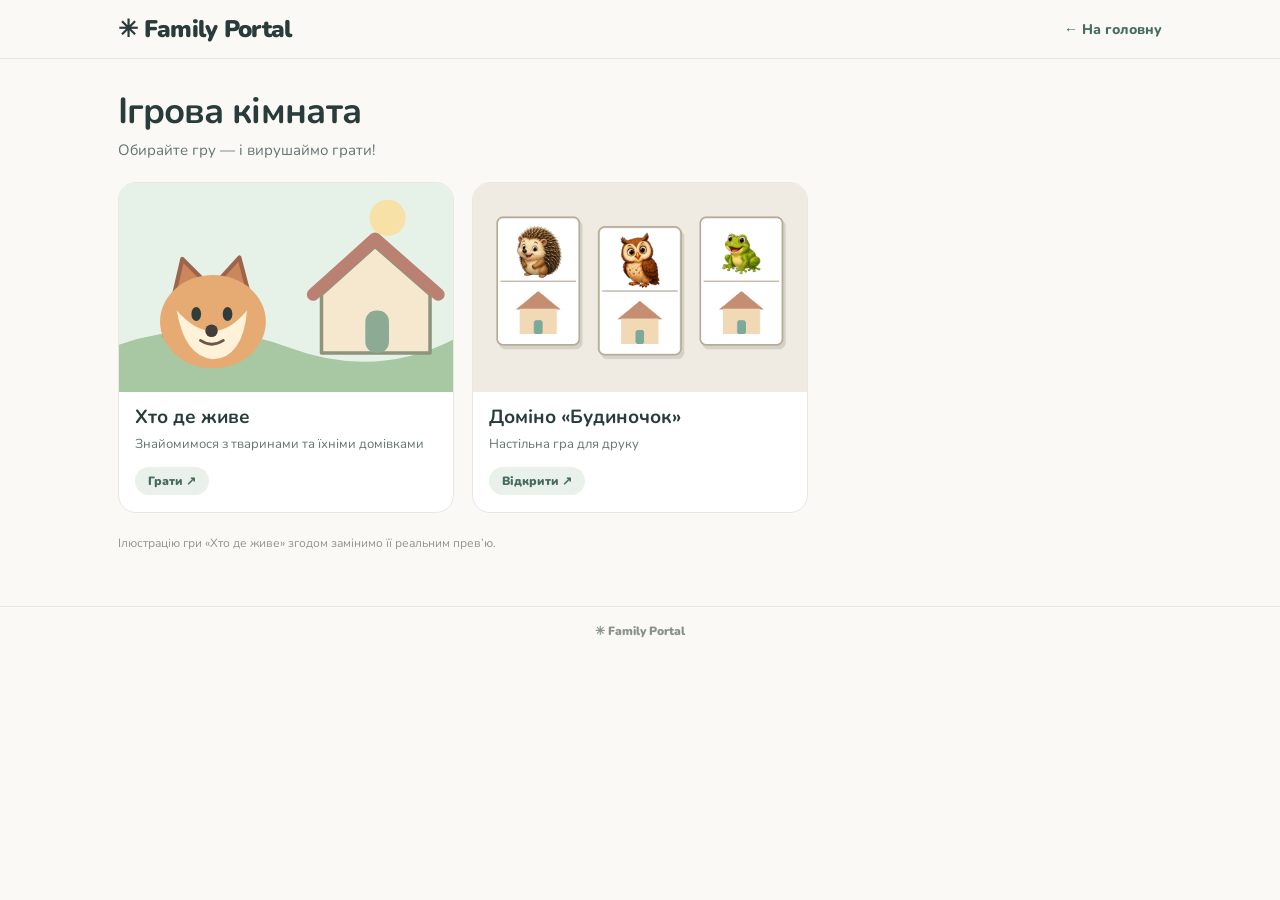
<file: games/index.html>
<!doctype html>
<html lang="uk">
<head>
  <meta charset="utf-8">
  <meta name="viewport" content="width=device-width, initial-scale=1">
  <meta name="theme-color" content="#faf9f5">
  <meta name="description" content="Ігрова кімната Family Portal — дитячі ігри для веселих занять.">
  <title>Ігрова кімната — Family Portal</title>
  <link rel="stylesheet" href="./style.css">
</head>
<body>
  <header class="topbar">
    <div class="shell topbar-inner">
      <a class="brand" href="../">✳ Family Portal</a>
      <a class="back" href="../">← На головну</a>
    </div>
  </header>
  <main class="shell">
    <div class="intro">
      <h1>Ігрова кімната</h1>
      <p>Обирайте гру — і вирушаймо грати!</p>
    </div>
    <div class="game-grid">
      <a class="game-card" href="../hto-de-zhyve/">
        <div class="preview"><img src="./assets/who-lives-where.svg" alt="Умовна ілюстрація: лисичка й будиночок" width="480" height="300"></div>
        <div class="details"><div><h2>Хто де живе</h2><p>Знайомимося з тваринами та їхніми домівками</p></div><span class="action">Грати ↗</span></div>
      </a>
      <a class="game-card" href="../domino-budynochok/">
        <div class="preview"><img src="./assets/domino-preview.png" alt="Фішки доміно з реальними зображеннями звірят із комплекту" width="480" height="300"></div>
        <div class="details"><div><h2>Доміно «Будиночок»</h2><p>Настільна гра для друку</p></div><span class="action">Відкрити ↗</span></div>
      </a>
    </div>
    <p class="footnote">Ілюстрацію гри «Хто де живе» згодом замінимо її реальним прев’ю.</p>
  </main>
  <footer>✳ Family Portal</footer>
</body>
</html>
</file>
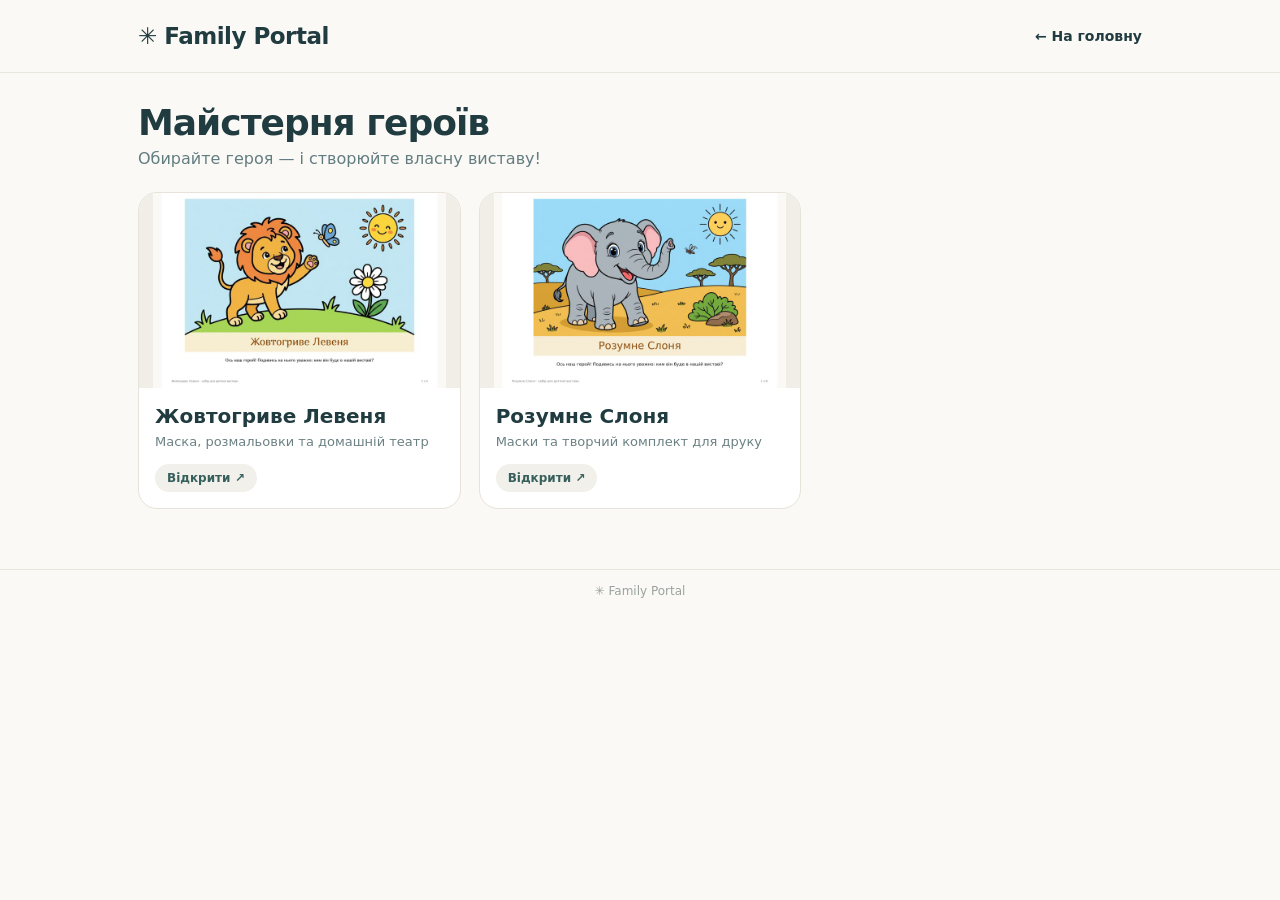
<file: heroes/index.html>
<!doctype html>
<html lang="uk"><head><meta charset="utf-8"><meta name="viewport" content="width=device-width, initial-scale=1"><meta name="description" content="Маски, розмальовки й домашній театр — Family Portal"><title>Майстерня героїв — Family Portal</title><link rel="stylesheet" href="./style.css"></head>
<body><header><div class="wrap top"><a class="brand" href="../">✳ Family Portal</a><a class="back" href="../">← На головну</a></div></header>
<main class="wrap"><h1>Майстерня героїв</h1><p class="intro">Обирайте героя — і створюйте власну виставу!</p>
<section class="catalog" aria-label="Матеріали майстерні">
<a class="item" href="../levenya/"><div class="preview"><img src="./assets/levenya-preview.jpg" alt="Перша сторінка комплекту Жовтогриве Левеня"></div><div class="info"><h2>Жовтогриве Левеня</h2><p>Маска, розмальовки та домашній театр</p><span class="action">Відкрити ↗</span></div></a>
<a class="item" href="../slonya/"><div class="preview"><img src="./assets/slonya-preview.jpg" alt="Перша сторінка комплекту Розумне Слоня"></div><div class="info"><h2>Розумне Слоня</h2><p>Маски та творчий комплект для друку</p><span class="action">Відкрити ↗</span></div></a>
</section></main><footer>✳ Family Portal</footer></body></html>
</file>
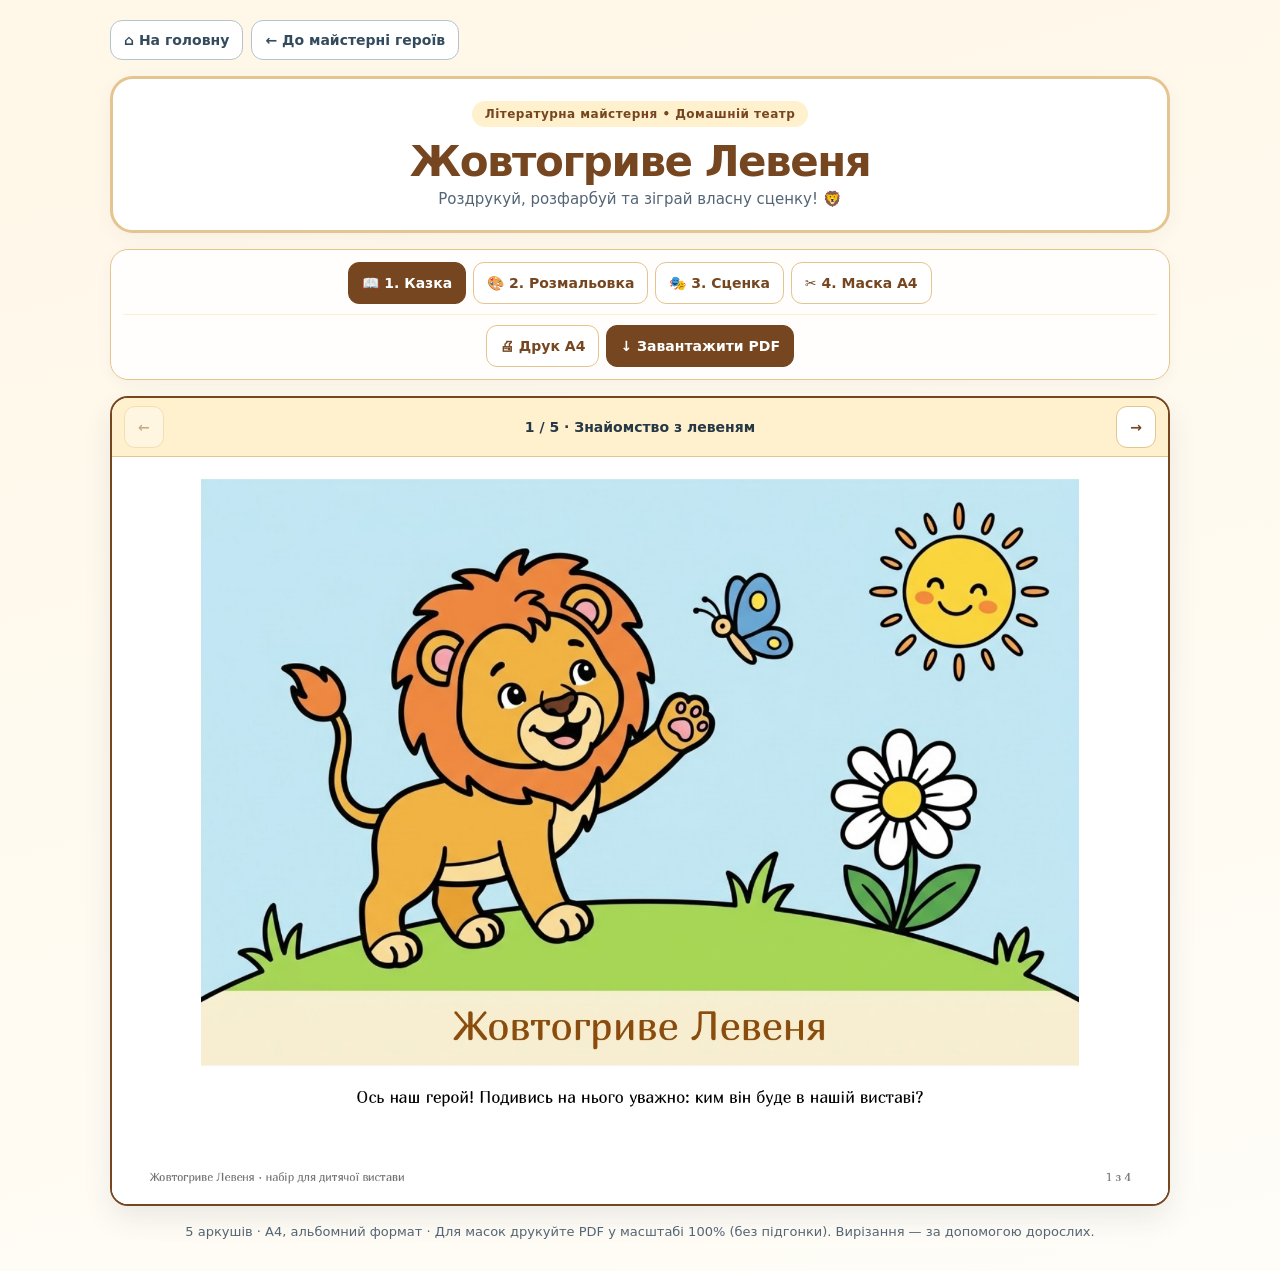
<file: levenya/index.html>
<!doctype html>
<html lang="uk"><head><meta charset="utf-8"><meta name="viewport" content="width=device-width,initial-scale=1"><title>Домашній театр</title><link rel="stylesheet" href="style.css"><script defer src="book.js"></script><script defer src="app.js"></script><style>
.portal-backlinks{display:flex;flex-wrap:wrap;gap:8px;justify-content:flex-start}
.portal-backlinks a{display:inline-flex;align-items:center;justify-content:center;padding:8px 13px;border-radius:12px;border:1px solid #b5c3ce;background:#fff;color:#344b5e;text-decoration:none;font-size:14px;font-weight:700;min-height:40px}
.portal-backlinks a:hover{background:#e0e8ee}
.portal-backlinks a:focus-visible{outline:3px solid #4285b5;outline-offset:3px}
</style></head>
<body><main id="web"><nav class="portal-backlinks" aria-label="Навігація Family Portal"><a href="../">⌂ На головну</a><a href="../heroes/">← До майстерні героїв</a></nav><header><span class="brand">Літературна майстерня • Домашній театр</span><h1 id="title"></h1><p id="subtitle"></p></header><section class="controls" aria-label="Навігація та друк"><nav id="main-nav" aria-label="Розділи книжки"></nav><nav id="sub-nav" aria-label="Аркуші розділу" hidden></nav><div class="actions"><button id="print" type="button">🖨 Друк А4</button><a id="download" class="button primary" download>↓ Завантажити PDF</a></div></section><section class="reader" aria-label="Перегляд книжки"><div class="reader-bar"><button id="prev" type="button" aria-label="Попередня сторінка">←</button><div id="status" aria-live="polite"></div><button id="next" type="button" aria-label="Наступна сторінка">→</button></div><img id="sheet" alt=""><p id="error" role="alert" hidden></p></section><footer id="footer"></footer><noscript>Для перегляду книжки увімкніть JavaScript.</noscript></main><div id="print-area" aria-hidden="true"></div></body></html>
</file>
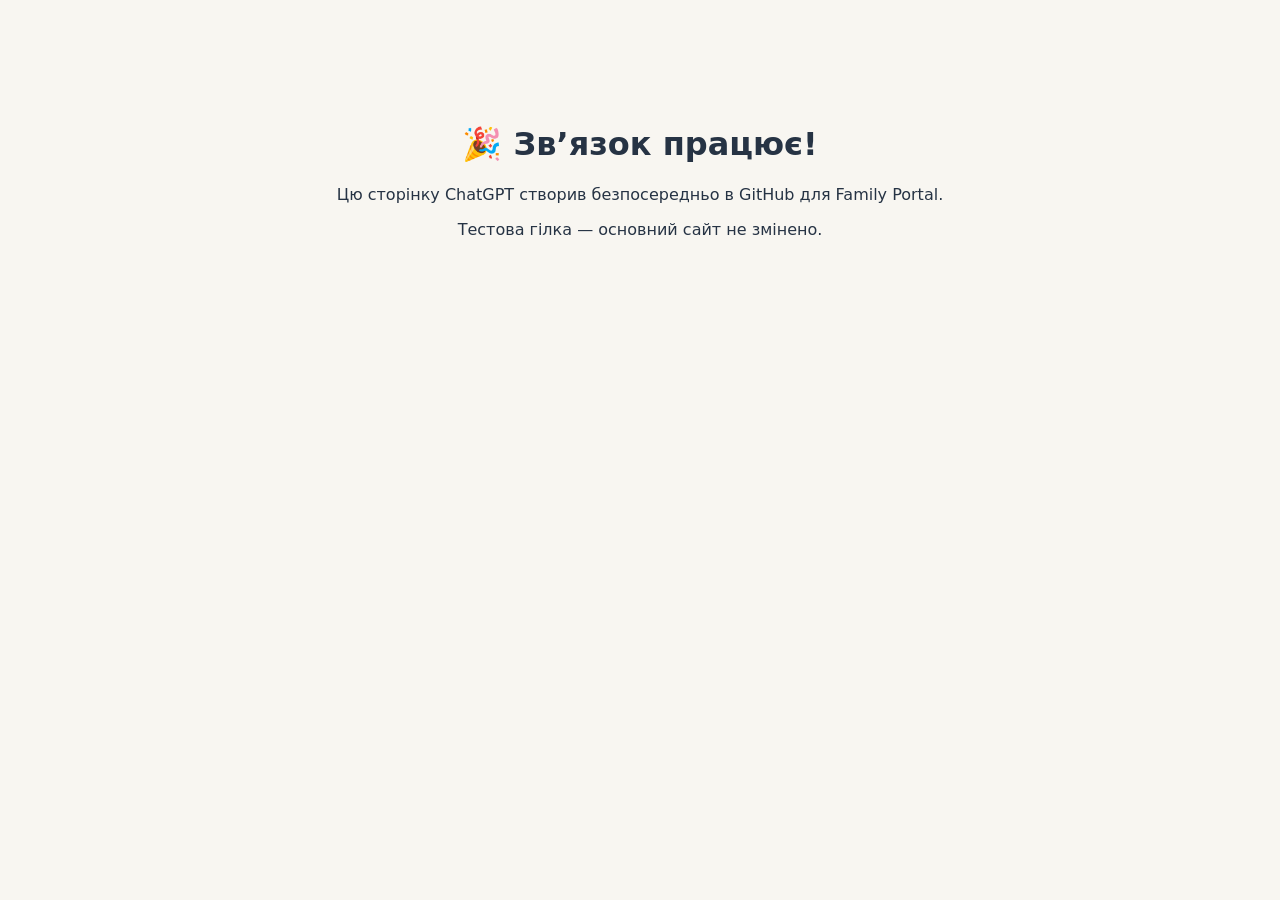
<file: connection-test.html>
<!doctype html>
<html lang="uk">
<head><meta charset="utf-8"><meta name="viewport" content="width=device-width, initial-scale=1"><title>Перевірка підключення — Family Portal</title></head>
<body style="font-family:system-ui,sans-serif;max-width:640px;margin:80px auto;padding:24px;text-align:center;background:#f8f6f1;color:#263344">
<h1>🎉 Зв’язок працює!</h1>
<p>Цю сторінку ChatGPT створив безпосередньо в GitHub для Family Portal.</p>
<p>Тестова гілка — основний сайт не змінено.</p>
</body></html>
</file>
<file: style.css>
@import url('https://fonts.googleapis.com/css2?family=Nunito:wght@400;500;600;700;800;900&display=swap');
:root{--ink:#293b3a;--muted:#667573;--bg:#faf9f5;--line:#e8e8df;--green:#466b60}*{box-sizing:border-box}html{scroll-behavior:smooth}body{margin:0;color:var(--ink);background:var(--bg);font-family:Nunito,'Segoe UI',sans-serif;font-size:16px}.wrap{max-width:1100px;margin:auto;padding-left:28px;padding-right:28px}.site-header{border-bottom:1px solid var(--line);background:rgba(250,249,245,.96)}.header-inner{height:78px;display:flex;align-items:center;justify-content:space-between;gap:20px}.brand{text-decoration:none;color:var(--ink);font-weight:900;font-size:24px;letter-spacing:-.7px}.brand:first-letter{color:#be925b}.top-nav{display:flex;gap:25px}.top-nav a{color:var(--muted);text-decoration:none;font-size:14px;font-weight:800}.top-nav a:hover{color:var(--green)}.hero{position:relative;text-align:center;padding-top:82px;padding-bottom:72px}.hero-sun{position:absolute;left:18%;top:75px;color:#e0b85e;font-size:28px}.eyebrow{text-transform:uppercase;letter-spacing:2px;font-weight:900;font-size:11px;color:#a57d53;margin:0 0 15px}.hero h1{font-weight:900;font-size:clamp(38px,6vw,67px);line-height:1.18;letter-spacing:-2px;margin:0}.hero h1 em{font-style:normal;color:#648b7b}.intro{max-width:610px;font-size:17px;line-height:1.8;color:var(--muted);margin:24px auto}.hero-link{display:inline-flex;align-items:center;gap:16px;margin-top:9px;padding:13px 21px;background:var(--green);border-radius:30px;color:white;text-decoration:none;font-weight:900;font-size:14px}.hero-link:hover{background:#34574d}.rooms{padding-bottom:74px}.section-title{text-align:center;margin-bottom:29px}.section-title h2{margin:0;font-size:clamp(25px,3.5vw,36px);letter-spacing:-.6px}.cards{display:grid;grid-template-columns:repeat(2,minmax(0,1fr));gap:24px}.room-card{overflow:hidden;border:1px solid var(--line);border-radius:23px;background:#fff;color:inherit;text-decoration:none;display:flex;flex-direction:column;transition:transform .2s ease,box-shadow .2s ease}.room-card[href]:hover{transform:translateY(-4px);box-shadow:0 12px 35px #2d4a3d16}.art{height:225px;overflow:hidden;background:#f0eee6}.art img{display:block;width:100%;height:100%;object-fit:cover}.card-copy{padding:19px 22px 4px;display:flex;align-items:flex-start;justify-content:space-between;gap:10px;flex:1}.card-copy h3{font-size:23px;letter-spacing:-.45px;margin:0 0 5px}.card-copy p{color:var(--muted);line-height:1.55;margin:0;font-size:14px}.arrow{width:34px;height:34px;border-radius:50%;background:#eaf1eb;color:#4d7868;display:grid;place-items:center;font-size:20px;flex-shrink:0}.arrow.muted{background:#f2f1ec;color:#b2b2a6;font-size:16px}.hint{font-size:12px;margin:14px 22px 20px;color:#7b9287;font-weight:800}.soon .hint{color:#aa9d90}.note{text-align:center;color:#87918a;font-size:13px;margin:28px auto 0}.site-footer{border-top:1px solid var(--line);color:#8b938d}.site-footer .wrap{padding-top:25px;padding-bottom:25px;display:flex;justify-content:space-between;gap:15px;font-size:12px}.site-footer span:first-child{font-weight:900;color:#67786c}@media(max-width:650px){.wrap{padding-left:18px;padding-right:18px}.header-inner{height:66px}.brand{font-size:21px}.top-nav{gap:12px}.top-nav a{font-size:12px}.hero{padding-top:64px;padding-bottom:56px}.hero-sun{left:8%;top:45px}.intro{font-size:15px}.cards{grid-template-columns:1fr;gap:18px}.art{height:215px}.card-copy h3{font-size:22px}.site-footer .wrap{flex-direction:column;align-items:center;text-align:center}}

/* v2: priority is immediately visible four-section catalogue */
.header-inner{min-height:70px;height:auto;padding-top:10px;padding-bottom:10px}
.header-greeting{font-size:14px;color:var(--muted);font-weight:700;margin:0;text-align:right}
.rooms{padding-top:25px;padding-bottom:44px}
.section-title{margin-bottom:18px}
.section-title h1{font-weight:900;font-size:clamp(23px,3vw,31px);letter-spacing:-.5px;margin:0}
.cards{gap:18px}
.art{height:165px}
.card-copy{padding:12px 18px 1px}
.card-copy h3{font-size:21px;margin-bottom:3px}
.card-copy p{font-size:13px;line-height:1.35}
.hint{margin:8px 18px 13px}
@media(max-width:650px){
 .header-inner{align-items:flex-start;flex-direction:column;gap:1px;padding-top:10px;padding-bottom:10px}
 .header-greeting{font-size:12px;text-align:left}
 .rooms{padding-top:18px}
 .section-title{margin-bottom:15px}
 .cards{gap:14px}
 .art{height:190px}
}

/* v5: preserve the ENTIRE illustration; never crop images. */
.art{height:190px;display:flex;align-items:center;justify-content:center;overflow:hidden}
.art img{width:100%;height:100%;object-fit:contain;object-position:center}
.room-games .art{background:#e6f2e6}
.room-workshop .art{background:#f5e8df}
.room-stories .art{background:#e6eff3}
.room-parents .art{background:#e9ece7}
@media(min-width:651px){
 .header-inner{min-height:54px;padding-top:5px;padding-bottom:5px}
 .rooms{padding-top:13px;padding-bottom:16px}
 .section-title{margin-bottom:12px}
 .cards{row-gap:13px;column-gap:18px}
 .card-copy{padding-top:10px;padding-bottom:0}
 .hint{margin-top:8px;margin-bottom:12px}
 .site-footer .wrap{padding-top:10px;padding-bottom:10px}
}
@media (min-width:651px) and (max-height:760px){
 .art{height:165px}
 .rooms{padding-top:8px;padding-bottom:10px}
 .section-title{margin-bottom:8px}
 .cards{row-gap:10px}
 .hint{margin-top:5px;margin-bottom:9px}
 .card-copy{padding-top:7px}
}
@media(max-width:650px){
 .art{height:auto;aspect-ratio:3/2}
 .art img{width:100%;height:100%;object-fit:contain}
}
</file>
<file: domino-budynochok/style.css>
* {
        box-sizing: border-box;
        margin: 0;
        padding: 0;
    }
    body {
        font-family: 'Nunito', -apple-system, BlinkMacSystemFont, sans-serif;
        background: #eef2f6;
        color: #1e293b;
        display: flex;
        flex-direction: column;
        align-items: center;
        padding: 16px;
        gap: 18px;
    }

    /* Панель керування та фільтрації сторінок (не друкується) */
    .toolbar {
        width: 100%;
        max-width: 210mm;
        background: #ffffff;
        border: 2px solid #cbd5e1;
        border-radius: 16px;
        padding: 14px 20px;
        display: flex;
        flex-direction: column;
        gap: 12px;
        box-shadow: 0 4px 14px rgba(15, 23, 42, 0.06);
    }
    .toolbar-top {
        display: flex;
        flex-wrap: wrap;
        align-items: center;
        justify-content: space-between;
        gap: 12px;
    }
    .toolbar-info h1 {
        font-family: 'Comfortaa', cursive;
        font-size: 18px;
        color: #0f172a;
    }
    .toolbar-info p {
        font-size: 13px;
        color: #475569;
        margin-top: 2px;
    }
    .btn-print {
        background: #2563eb;
        color: #ffffff;
        border: none;
        border-radius: 10px;
        padding: 10px 18px;
        font-family: 'Nunito', sans-serif;
        font-size: 14px;
        font-weight: 800;
        cursor: pointer;
        box-shadow: 0 2px 6px rgba(37, 99, 235, 0.3);
    }
    .btn-print:hover {
        background: #1d4ed8;
    }
    .btn-print:disabled {
        opacity: 0.45;
        cursor: not-allowed;
        box-shadow: none;
        background: #64748b;
    }

    .toolbar-controls {
        display: flex;
        flex-wrap: wrap;
        align-items: center;
        justify-content: space-between;
        gap: 8px;
        padding-top: 10px;
        border-top: 1px solid #e2e8f0;
    }
    .preset-btns {
        display: flex;
        flex-wrap: wrap;
        gap: 6px;
    }
    .preset-btn {
        background: #f1f5f9;
        color: #334155;
        border: 1px solid #cbd5e1;
        border-radius: 8px;
        padding: 5px 10px;
        font-family: 'Nunito', sans-serif;
        font-size: 12px;
        font-weight: 700;
        cursor: pointer;
    }
    .preset-btn.active {
        background: #fef3c7;
        color: #92400e;
        border-color: #f59e0b;
    }
    .page-checks {
        display: flex;
        flex-wrap: wrap;
        gap: 8px;
        font-size: 12px;
        font-weight: 700;
        color: #475569;
    }
    .page-checks label {
        display: inline-flex;
        align-items: center;
        gap: 4px;
        cursor: pointer;
        background: #f8fafc;
        padding: 4px 8px;
        border-radius: 6px;
        border: 1px solid #e2e8f0;
    }

    /* Базовий аркуш А4 у міліметрах */
    .a4-sheet {
        width: 210mm;
        height: 297mm;
        background: #ffffff;
        box-shadow: 0 10px 30px rgba(15, 23, 42, 0.12);
        padding: 7mm 19mm 6mm 19mm;
        display: flex;
        flex-direction: column;
        justify-content: space-between;
        position: relative;
        overflow: hidden;
    }
    .a4-sheet.hidden-sheet {
        display: none !important;
    }
    .sheet-header {
        text-align: center;
        font-family: 'Comfortaa', cursive;
        font-size: 3.2mm;
        color: #1e293b;
        height: 5.5mm;
        line-height: 5.5mm;
    }
    .sheet-footer {
        text-align: center;
        font-size: 2.5mm;
        color: #475569;
        height: 4.5mm;
        line-height: 4.5mm;
    }

    /* Сітка фішок доміно 2 x 3 (80 x 88 мм кожна) */
    .cards-grid {
        display: grid;
        grid-template-columns: 80mm 80mm;
        grid-template-rows: 88mm 88mm 88mm;
        column-gap: 12mm;
        row-gap: 4.5mm;
        justify-content: center;
    }
    .domino-card {
        width: 80mm;
        height: 88mm;
        position: relative;
        background: #ffffff;
    }
    .cut-fold-svg {
        position: absolute;
        top: 0;
        left: 0;
        width: 80mm;
        height: 88mm;
        pointer-events: none;
        z-index: 10;
    }
    .zone-flap {
        width: 80mm;
        height: 8mm;
    }
    .zone-back {
        width: 80mm;
        height: 40mm;
        padding: 1mm;
        display: flex;
        align-items: center;
        justify-content: center;
    }
    .zone-back img {
        width: 78mm;
        height: 38mm;
        object-fit: cover;
        display: block;
    }
    .zone-front {
        width: 80mm;
        height: 40mm;
        display: flex;
    }
    .square-cell {
        width: 40mm;
        height: 40mm;
        padding: 3.5mm;
        display: flex;
        align-items: center;
        justify-content: center;
    }
    .square-cell img {
        width: 33mm;
        height: 33mm;
        object-fit: contain;
        display: block;
    }
    .blank-sketch-box {
        width: 31mm;
        height: 31mm;
        border: 0.35mm dashed #cbd5e1;
        border-radius: 3mm;
        display: flex;
        align-items: center;
        justify-content: center;
        text-align: center;
        font-size: 2.6mm;
        color: #94a3b8;
        line-height: 1.3;
    }

    /* Сторінка 1: Титул, креслення з фасками та правила */
    .p1-body {
        flex: 1;
        display: flex;
        flex-direction: column;
        justify-content: space-between;
        padding: 2mm 0;
        gap: 4mm;
    }
    .p1-hero-banner {
        border: 0.5mm solid #cbd5e1;
        border-radius: 4mm;
        padding: 4.5mm 5mm;
        text-align: center;
        background: #fffbeb;
    }
    .p1-tag {
        display: inline-block;
        font-size: 2.5mm;
        font-weight: 800;
        letter-spacing: 0.3mm;
        color: #92400e;
        background: #fde68a;
        padding: 1mm 3mm;
        border-radius: 99px;
    }
    .p1-title {
        font-family: 'Comfortaa', cursive;
        font-size: 8.5mm;
        color: #0f172a;
        margin-top: 2mm;
    }
    .p1-subtitle {
        font-size: 3.1mm;
        color: #475569;
        font-weight: 700;
        margin-top: 1mm;
    }
    .heroes-row {
        display: grid;
        grid-template-columns: repeat(6, 1fr);
        gap: 2.5mm;
        margin-top: 4mm;
    }
    .hero-badge {
        background: #ffffff;
        border: 0.35mm solid #cbd5e1;
        border-radius: 2.5mm;
        padding: 2mm 1mm;
        display: flex;
        flex-direction: column;
        align-items: center;
    }
    .hero-badge img {
        width: 19mm;
        height: 19mm;
        object-fit: contain;
    }
    .hero-name {
        font-size: 2.9mm;
        font-weight: 800;
        color: #0f172a;
        margin-top: 1mm;
    }
    .hero-hab {
        font-size: 2.3mm;
        color: #64748b;
    }
    .p1-section {
        border: 0.45mm solid #cbd5e1;
        border-radius: 3.5mm;
        padding: 4mm 4.5mm;
        background: #ffffff;
    }
    .sec-title {
        font-family: 'Comfortaa', cursive;
        font-size: 3.8mm;
        color: #0f172a;
        margin-bottom: 3mm;
        padding-bottom: 1.5mm;
        border-bottom: 0.35mm solid #e2e8f0;
    }
    .assembly-grid {
        display: grid;
        grid-template-columns: 76mm 1fr;
        gap: 4mm;
        align-items: center;
    }
    .assembly-diagram {
        height: 54mm;
        border: 0.3mm solid #e2e8f0;
        border-radius: 2.5mm;
        background: #f8fafc;
        padding: 1mm;
    }
    .assembly-steps {
        display: flex;
        flex-direction: column;
        gap: 2.8mm;
        font-size: 2.95mm;
        line-height: 1.38;
        color: #334155;
    }
    .step-item {
        display: flex;
        gap: 2.5mm;
        align-items: flex-start;
    }
    .step-num {
        flex-shrink: 0;
        width: 5.2mm;
        height: 5.2mm;
        border-radius: 50%;
        background: #0f172a;
        color: #ffffff;
        font-weight: 800;
        font-size: 2.9mm;
        display: flex;
        align-items: center;
        justify-content: center;
        margin-top: 0.3mm;
    }
    .rules-cols {
        display: grid;
        grid-template-columns: repeat(3, 1fr);
        gap: 3mm;
    }
    .rule-card {
        border: 0.35mm solid #e2e8f0;
        border-radius: 2.5mm;
        padding: 3mm;
        background: #f8fafc;
    }
    .rule-head {
        font-weight: 800;
        font-size: 3.05mm;
        color: #0f172a;
        margin-bottom: 1.5mm;
    }
    .rule-card p {
        font-size: 2.75mm;
        line-height: 1.38;
        color: #334155;
    }

    /* Сторінка 6: Картки-загадки та етикетка на коробку */
    .p6-body {
        flex: 1;
        display: flex;
        flex-direction: column;
        justify-content: space-between;
        padding: 2mm 0;
    }
    .riddles-grid {
        display: grid;
        grid-template-columns: 83mm 83mm;
        grid-template-rows: repeat(3, 72mm);
        column-gap: 6mm;
        row-gap: 4.5mm;
        justify-content: center;
    }
    .riddle-card {
        border: 0.45mm solid #0f172a;
        border-radius: 3.5mm;
        padding: 3.5mm 4mm;
        display: flex;
        flex-direction: column;
        justify-content: space-between;
        background: #ffffff;
    }
    .riddle-top {
        display: flex;
        align-items: center;
        gap: 3.5mm;
    }
    .riddle-top img {
        width: 22mm;
        height: 22mm;
        object-fit: contain;
        border: 0.3mm solid #e2e8f0;
        border-radius: 2.5mm;
        padding: 1mm;
    }
    .riddle-hab {
        font-size: 2.4mm;
        font-weight: 800;
        text-transform: uppercase;
        color: #b45309;
        background: #fef3c7;
        padding: 0.5mm 2mm;
        border-radius: 99px;
    }
    .riddle-name {
        font-family: 'Comfortaa', cursive;
        font-size: 4.6mm;
        color: #0f172a;
        margin-top: 1.5mm;
    }
    .riddle-verse {
        font-size: 3.25mm;
        font-weight: 700;
        font-style: italic;
        color: #1e293b;
        background: #f8fafc;
        border-left: 0.8mm solid #f59e0b;
        padding: 2mm 2.8mm;
        line-height: 1.35;
    }
    .riddle-act {
        font-size: 2.8mm;
        color: #334155;
        line-height: 1.3;
    }
    .box-label-cutout {
        width: 172mm;
        margin: 0 auto;
        border: 0.45mm dashed #0f172a;
        border-radius: 3.5mm;
        padding: 3.5mm 5mm;
        background: #fffbeb;
    }
    .box-label-inner {
        display: flex;
        align-items: center;
        justify-content: space-between;
        gap: 4mm;
    }
    .box-label-left h3 {
        font-family: 'Comfortaa', cursive;
        font-size: 4.2mm;
        color: #0f172a;
        margin-top: 1.5mm;
    }
    .box-label-left p {
        font-size: 2.75mm;
        color: #475569;
        margin-top: 1mm;
    }
    .box-label-right {
        display: flex;
        gap: 2mm;
    }
    .box-label-right img {
        width: 16mm;
        height: 16mm;
        object-fit: contain;
        background: #ffffff;
        border: 0.3mm solid #cbd5e1;
        border-radius: 2mm;
        padding: 1mm;
    }

    @page {
        size: A4 portrait;
        margin: 0;
    }
    @media print {
        body {
            background: #ffffff !important;
            padding: 0 !important;
            margin: 0 !important;
            gap: 0 !important;
        }
        .toolbar {
            display: none !important;
        }
        .a4-sheet {
            box-shadow: none !important;
            margin: 0 !important;
            page-break-after: always;
            break-after: page;
        }
        .a4-sheet.last-print-sheet {
            page-break-after: auto;
            break-after: auto;
        }
    }

/* Навігація Family Portal — не друкується разом з аркушами */
.portal-navigation { display:flex; flex-wrap:wrap; gap:10px; align-items:center; margin:0 0 10px; }
.portal-navigation a { display:inline-block; padding:8px 13px; border-radius:10px; border:1px solid #cbd5e1; background:#fff; color:#334155; text-decoration:none; font-weight:700; font-size:14px; }
.portal-navigation a:hover, .portal-navigation a:focus-visible { background:#fef3c7; border-color:#d97706; }
@media print { .portal-navigation { display:none !important; } }
</file>
<file: games/style.css>
@import url('https://fonts.googleapis.com/css2?family=Nunito:wght@400;600;700;800;900&display=swap');
:root { --bg:#faf9f5;--ink:#293b3a;--muted:#657573;--border:#e8e8df;--green:#466b60; }
*{box-sizing:border-box}
body{margin:0;background:var(--bg);color:var(--ink);font:16px Nunito,'Segoe UI',sans-serif}
a{color:inherit}
.shell{max-width:1100px;margin:0 auto;padding:0 28px}
.topbar{border-bottom:1px solid var(--border)}
.topbar-inner{min-height:58px;display:flex;align-items:center;justify-content:space-between;gap:12px}
.brand{text-decoration:none;font-weight:900;font-size:24px;letter-spacing:-.7px}
.back{text-decoration:none;font-size:14px;font-weight:800;color:var(--green)}
.intro{padding:28px 0 22px}
h1{font-size:clamp(26px,3.5vw,36px);margin:0 0 4px;letter-spacing:-.7px}
.intro p{margin:0;color:var(--muted);font-size:15px}
.game-grid{display:grid;grid-template-columns:repeat(3,minmax(0,1fr));gap:18px;align-items:stretch}
.game-card{display:flex;flex-direction:column;min-width:0;overflow:hidden;background:white;border:1px solid var(--border);border-radius:18px;text-decoration:none;transition:transform .2s,box-shadow .2s}
a.game-card:hover{transform:translateY(-3px);box-shadow:0 8px 24px #2d4a3d15}
.preview{background:#eef1eb;aspect-ratio:8/5;display:flex;align-items:center;justify-content:center}
.preview img{display:block;width:100%;height:100%;object-fit:contain}
.details{padding:14px 16px 17px;display:flex;flex-direction:column;gap:14px;flex:1}
.details h2{font-size:19px;line-height:1.25;margin:0 0 5px}
.details p{margin:0;color:var(--muted);line-height:1.4;font-size:13px}
.action{align-self:flex-start;border-radius:20px;background:#eaf1eb;color:#466b60;padding:6px 13px;font-weight:900;font-size:12px}
.action.muted{color:#8d8e87;background:#f0efeb}
.footnote{margin:22px 0 55px;font-size:12px;color:#90958e}
footer{border-top:1px solid var(--border);padding:16px 28px;text-align:center;color:#8b938d;font-size:12px;font-weight:900}
@media(max-width:800px){.game-grid{grid-template-columns:repeat(2,minmax(0,1fr))}}
@media(max-width:520px){.shell{padding:0 16px}.topbar-inner{min-height:56px}.brand{font-size:20px}.intro{padding:22px 0 18px}.game-grid{gap:11px}.details{padding:11px;gap:10px}.details h2{font-size:16px}.details p{font-size:12px}.preview{aspect-ratio:8/6}.back{font-size:12px}}
</file>
<file: heroes/style.css>
*{box-sizing:border-box}body{margin:0;background:#fbf9f5;color:#213c40;font-family:system-ui,-apple-system,"Segoe UI",sans-serif}header{border-bottom:1px solid #e9e6de;background:#fbf9f5}.wrap{max-width:1048px;margin:auto;padding-left:22px;padding-right:22px}.top{display:flex;align-items:center;justify-content:space-between;min-height:72px}.brand{font-size:23px;letter-spacing:-.5px;font-weight:800}.back{font-size:14px;font-weight:700}a{color:inherit;text-decoration:none}a:hover{text-decoration:underline}main{padding-top:29px;padding-bottom:60px}h1{font-size:36px;letter-spacing:-1px;margin:0 0 6px}.intro{color:#627d80;margin:0 0 24px}.catalog{display:grid;grid-template-columns:repeat(3,minmax(0,1fr));gap:18px}.item{border:1px solid #e7e3da;border-radius:19px;overflow:hidden;background:white}.preview{height:195px;background:#f0eee7}.preview img{display:block;width:100%;height:100%;object-fit:contain}.info{padding:16px}.info h2{font-size:20px;margin:0 0 6px}.info p{font-size:13px;color:#6b8183;margin:0 0 15px}.action{display:inline-block;background:#f2f0ea;border-radius:14px;padding:7px 12px;color:#37605d;font-size:12px;font-weight:700}footer{text-align:center;border-top:1px solid #e9e6de;padding:14px;font-size:12px;color:#9aa2a0}@media(max-width:650px){h1{font-size:29px}.catalog{grid-template-columns:repeat(2,minmax(0,1fr))}.preview{height:155px}.top{min-height:62px}.brand{font-size:19px}}@media(max-width:400px){.catalog{grid-template-columns:1fr}}
.item{display:block;color:inherit;text-decoration:none;transition:transform .15s,box-shadow .15s}.item:hover{transform:translateY(-2px);box-shadow:0 8px 24px #23434418;text-decoration:none}.item:focus-visible{outline:3px solid #348580;outline-offset:3px}
</file>
<file: levenya/style.css>
:root{--background:#eaf0f4;--backgroundEnd:#f7f8fa;--accent:#536b7e;--accentDark:#344b5e;--soft:#e0e8ee;--border:#b5c3ce;color:#263746;font-family:system-ui,-apple-system,'Segoe UI',sans-serif}*{box-sizing:border-box}body{margin:0;background:linear-gradient(165deg,var(--background),var(--backgroundEnd));min-height:100vh}main{max-width:1100px;padding:20px;margin:auto;display:grid;gap:16px}header{background:white;border:3px solid var(--border);border-radius:23px;text-align:center;padding:22px 12px;box-shadow:0 5px 20px #2637460b}.brand{display:inline-block;background:var(--soft);color:var(--accentDark);border-radius:30px;padding:6px 13px;font-weight:700;font-size:12px;letter-spacing:.04em}h1{font-size:clamp(29px,5vw,42px);margin:10px 0 4px;color:var(--accentDark);letter-spacing:-.035em}header p{margin:0;color:#536575;font-size:15px}.controls{background:#ffffffdb;border:1px solid var(--border);border-radius:18px;padding:12px;display:grid;gap:10px;box-shadow:0 4px 14px #2637460b}nav,.actions{display:flex;flex-wrap:wrap;justify-content:center;gap:7px}button,.button{font:inherit;font-size:14px;font-weight:700;border:1px solid var(--border);border-radius:11px;background:white;color:var(--accentDark);padding:10px 13px;cursor:pointer;text-decoration:none;display:inline-flex;align-items:center;justify-content:center;min-height:42px}button:hover,.button:hover{background:var(--soft)}button[aria-pressed=true],.primary{background:var(--accentDark);border-color:var(--accentDark);color:white}.primary:hover,button[aria-pressed=true]:hover{background:var(--accent);color:white}button:focus-visible,a:focus-visible{outline:3px solid #4285b5;outline-offset:3px}button:disabled{opacity:.4;cursor:default}#sub-nav{background:var(--soft);border-radius:12px;padding:9px}#sub-nav[hidden]{display:none}.actions{border-top:1px solid var(--soft);padding-top:10px}.reader{background:white;border:2px solid var(--accentDark);border-radius:18px;overflow:hidden;box-shadow:0 12px 28px #26374618}.reader-bar{display:flex;align-items:center;justify-content:space-between;gap:8px;padding:8px 12px;background:var(--soft);border-bottom:1px solid var(--border)}#status{text-align:center;font-size:14px;font-weight:700}#sheet{display:block;width:100%;height:auto;aspect-ratio:297/210;object-fit:contain;background:white}footer{text-align:center;color:#536575;font-size:13px;padding:2px 5px 12px}#print-area{display:none}#error{text-align:center;color:#9c2333;padding:15px}[hidden]{display:none!important}@media(max-width:600px){main{padding:10px;gap:10px}header{padding:17px 8px}.controls{padding:8px}nav button{flex:1 1 43%;padding:8px 5px;font-size:13px}.actions>*{flex:1 1 40%;font-size:13px;padding:8px 5px}.reader-bar{padding:6px}#status{font-size:12px}.brand{font-size:10px}}
@page{size:A4 landscape;margin:0}@media print{html,body{margin:0!important;padding:0!important;background:white!important}#web{display:none!important}#print-area{display:block!important}.print-page{display:block;width:297mm;height:210mm;overflow:hidden;break-after:page;page-break-after:always}.print-page:last-child{break-after:auto;page-break-after:auto}.print-page img{width:100%;height:100%;object-fit:contain;display:block}}
</file>
